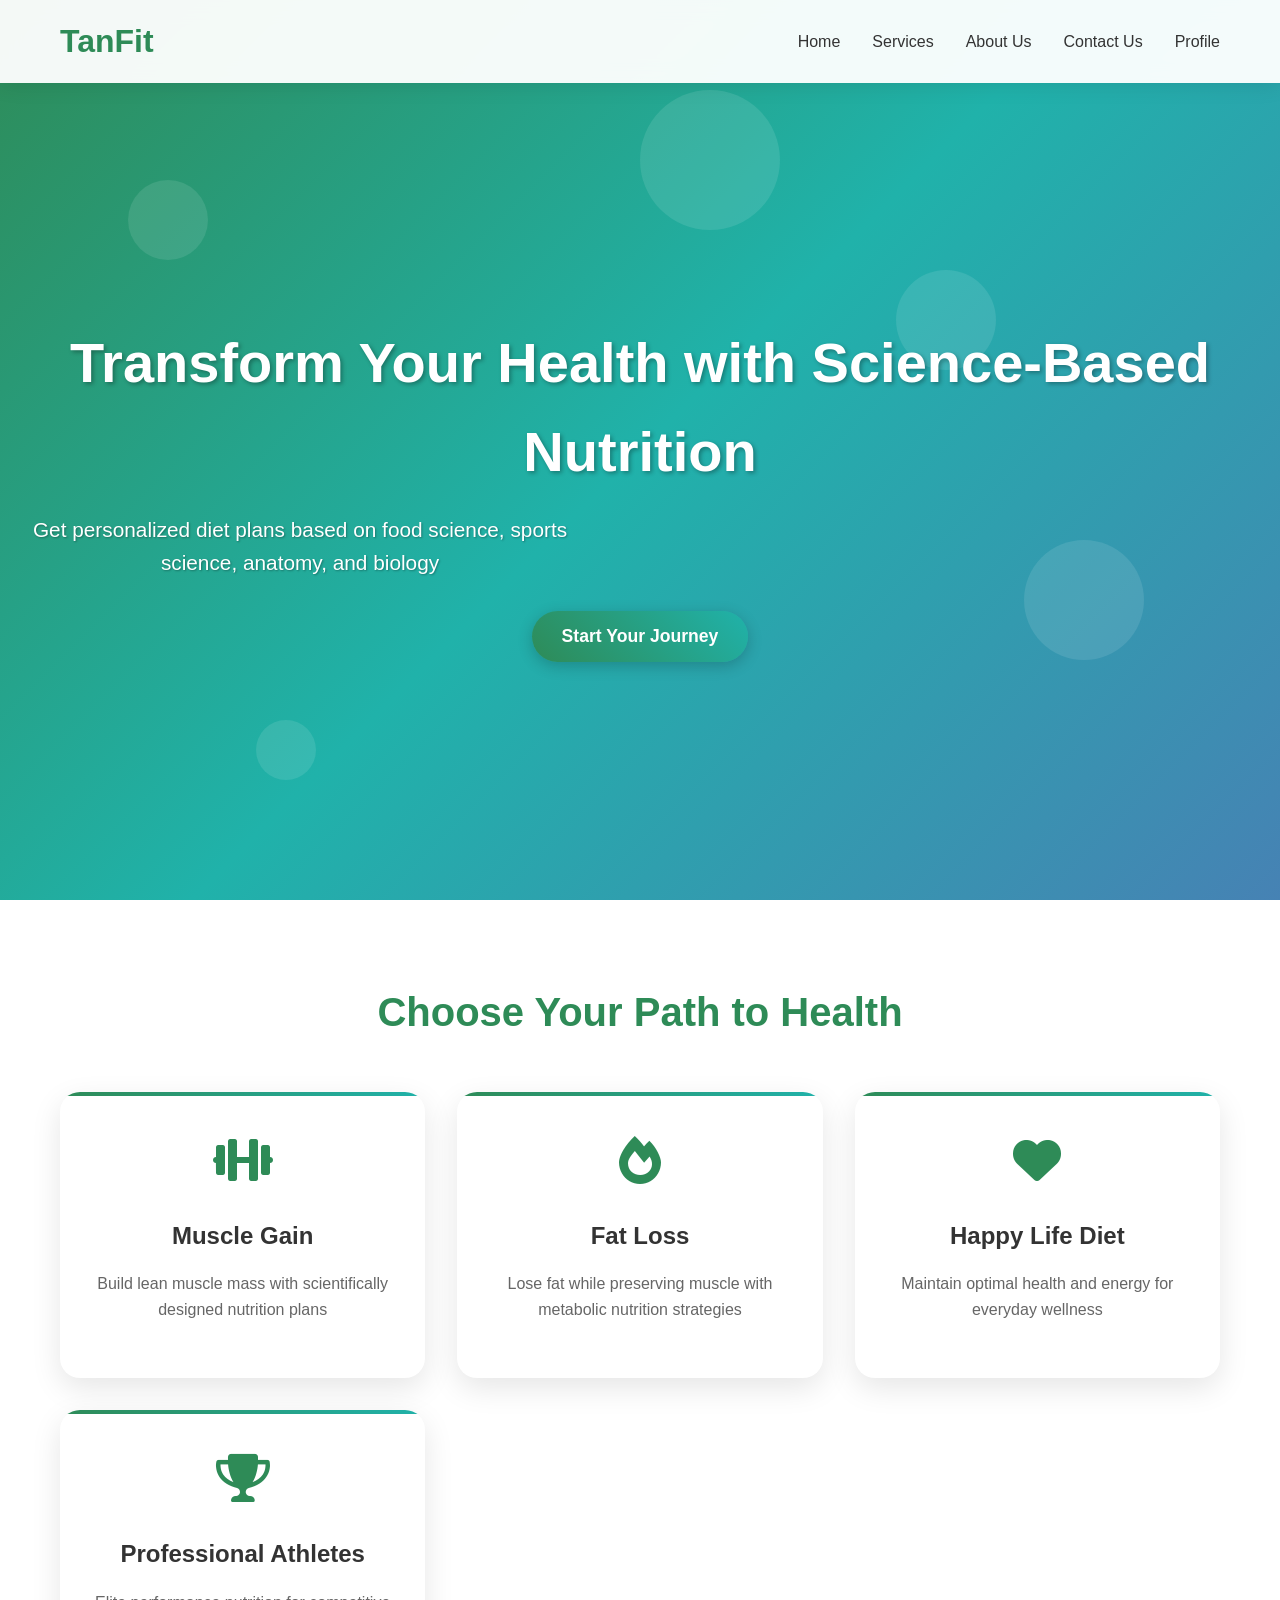
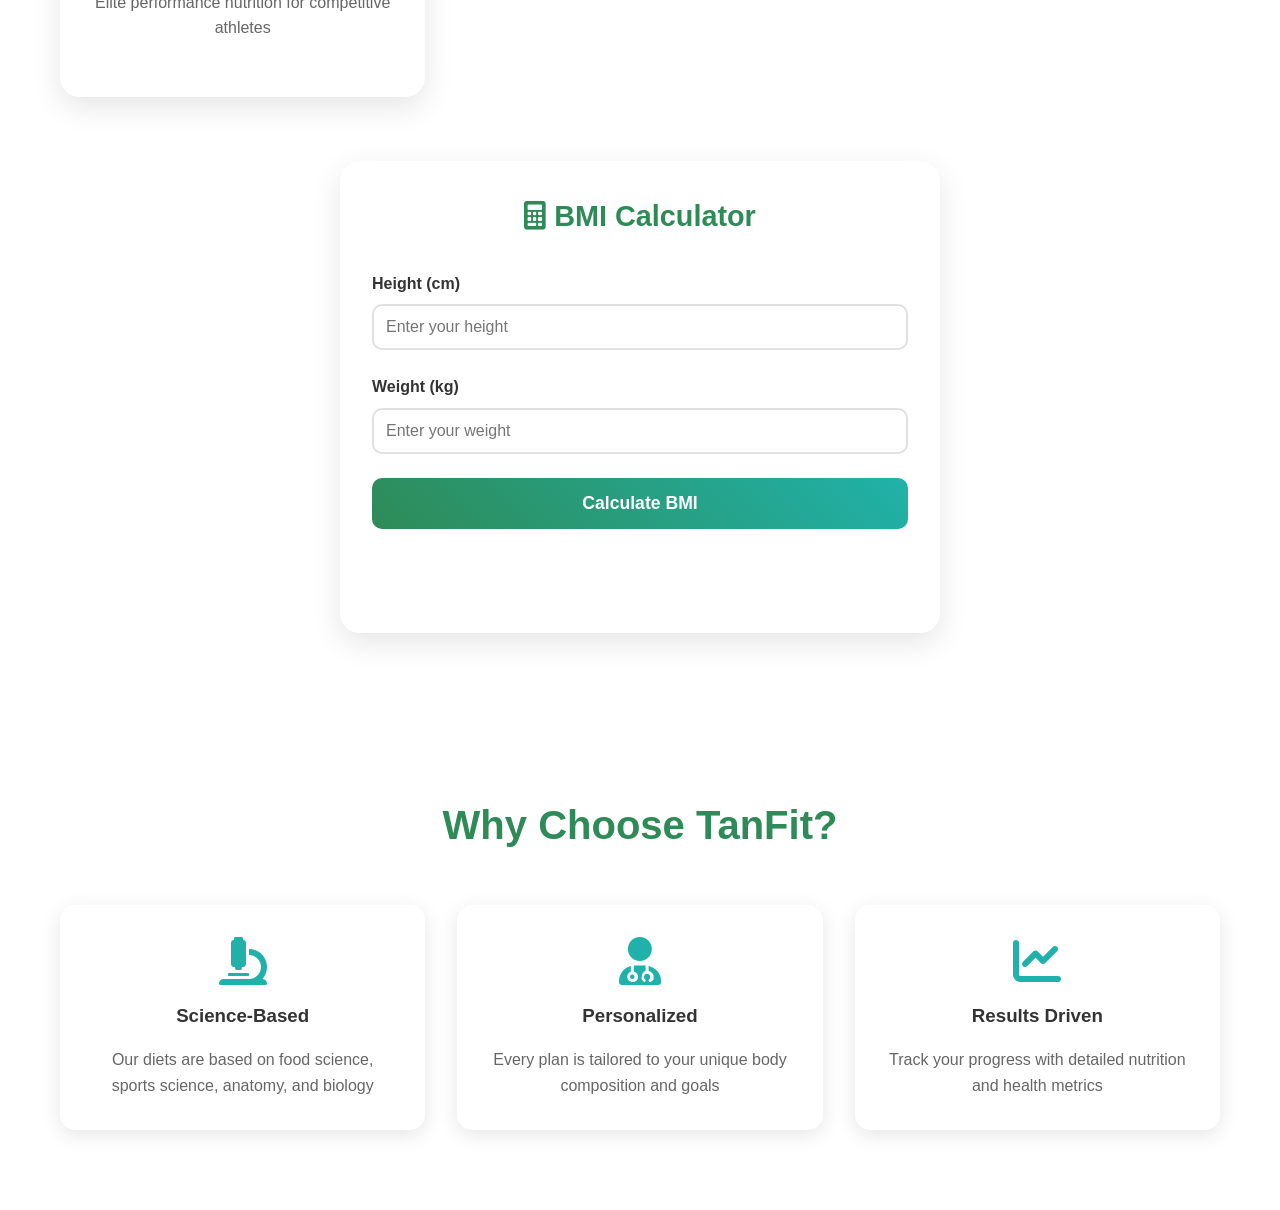
<file: index.html>
<!DOCTYPE html>
<html lang="en">
<head>
    <meta charset="UTF-8">
    <meta name="viewport" content="width=device-width, initial-scale=1.0">
    <title>TanFit - Your Health & Fitness Partner</title>
    <link rel="stylesheet" href="styles.css">
    <link href="https://cdnjs.cloudflare.com/ajax/libs/font-awesome/6.0.0/css/all.min.css" rel="stylesheet">
</head>
<body>
    <!-- Animated Background -->
    <div class="animated-bg">
        <div class="bg-element"></div>
        <div class="bg-element"></div>
        <div class="bg-element"></div>
        <div class="bg-element"></div>
        <div class="bg-element"></div>
    </div>

    <!-- Navigation -->
    <nav class="navbar">
        <div class="nav-container">
            <div class="logo">
                <h2>TanFit</h2>
            </div>
            <ul class="nav-menu">
                <li><a href="index.html" class="nav-link">Home</a></li>
                <li><a href="services.html" class="nav-link">Services</a></li>
                <li><a href="about.html" class="nav-link">About Us</a></li>
                <li><a href="contact.html" class="nav-link">Contact Us</a></li>
                <li><a href="profile.html" class="nav-link">Profile</a></li>
            </ul>
            <div class="hamburger">
                <span class="bar"></span>
                <span class="bar"></span>
                <span class="bar"></span>
            </div>
        </div>
    </nav>

    <!-- Hero Section -->
    <section class="hero">
        <div class="hero-content">
            <h1>Transform Your Health with Science-Based Nutrition</h1>
            <p>Get personalized diet plans based on food science, sports science, anatomy, and biology</p>
            <button class="cta-button" onclick="scrollToServices()">Start Your Journey</button>
        </div>
    </section>

    <!-- Services Section -->
    <section class="services" id="services">
        <div class="container">
            <h2 class="section-title">Choose Your Path to Health</h2>
            <div class="services-grid">
                <!-- Muscle Gain Service -->
                <div class="service-card" data-service="muscle-gain">
                    <div class="service-icon">
                        <i class="fas fa-dumbbell"></i>
                    </div>
                    <h3>Muscle Gain</h3>
                    <p>Build lean muscle mass with scientifically designed nutrition plans</p>
                    <div class="service-details">
                        <ul>
                            <li>High protein optimization</li>
                            <li>Pre/post workout nutrition</li>
                            <li>Muscle recovery focus</li>
                            <li>Progressive calorie cycling</li>
                        </ul>
                        <button class="service-btn" onclick="startDietPlan('muscle-gain')">Start Plan</button>
                    </div>
                </div>

                <!-- Fat Loss Service -->
                <div class="service-card" data-service="fat-loss">
                    <div class="service-icon">
                        <i class="fas fa-fire"></i>
                    </div>
                    <h3>Fat Loss</h3>
                    <p>Lose fat while preserving muscle with metabolic nutrition strategies</p>
                    <div class="service-details">
                        <ul>
                            <li>Metabolic rate optimization</li>
                            <li>Fat burning nutrition</li>
                            <li>Sustainable deficit approach</li>
                            <li>Body composition focus</li>
                        </ul>
                        <button class="service-btn" onclick="startDietPlan('fat-loss')">Start Plan</button>
                    </div>
                </div>

                <!-- Healthy Living Service -->
                <div class="service-card" data-service="healthy-living">
                    <div class="service-icon">
                        <i class="fas fa-heart"></i>
                    </div>
                    <h3>Happy Life Diet</h3>
                    <p>Maintain optimal health and energy for everyday wellness</p>
                    <div class="service-details">
                        <ul>
                            <li>Balanced macro nutrients</li>
                            <li>Energy optimization</li>
                            <li>Mood supporting foods</li>
                            <li>Long-term sustainability</li>
                        </ul>
                        <button class="service-btn" onclick="startDietPlan('healthy-living')">Start Plan</button>
                    </div>
                </div>

                <!-- Professional Athletes Service -->
                <div class="service-card" data-service="professional-athlete">
                    <div class="service-icon">
                        <i class="fas fa-trophy"></i>
                    </div>
                    <h3>Professional Athletes</h3>
                    <p>Elite performance nutrition for competitive athletes</p>
                    <div class="service-details">
                        <ul>
                            <li>Performance optimization</li>
                            <li>Competition preparation</li>
                            <li>Recovery enhancement</li>
                            <li>Sport-specific nutrition</li>
                        </ul>
                        <button class="service-btn" onclick="startDietPlan('professional-athlete')">Start Plan</button>
                    </div>
                </div>
            </div>

            <!-- BMI Calculator Section -->
            <div class="bmi-section">
                <div class="bmi-calculator">
                    <h3><i class="fas fa-calculator"></i> BMI Calculator</h3>
                    <div class="bmi-form">
                        <div class="input-group">
                            <label for="height">Height (cm)</label>
                            <input type="number" id="height" placeholder="Enter your height">
                        </div>
                        <div class="input-group">
                            <label for="weight">Weight (kg)</label>
                            <input type="number" id="weight" placeholder="Enter your weight">
                        </div>
                        <button onclick="calculateBMI()" class="bmi-btn">Calculate BMI</button>
                        <div id="bmi-result" class="bmi-result"></div>
                    </div>
                </div>
            </div>
        </div>
    </section>

    <!-- Features Section -->
    <section class="features">
        <div class="container">
            <h2>Why Choose TanFit?</h2>
            <div class="features-grid">
                <div class="feature">
                    <i class="fas fa-microscope"></i>
                    <h3>Science-Based</h3>
                    <p>Our diets are based on food science, sports science, anatomy, and biology</p>
                </div>
                <div class="feature">
                    <i class="fas fa-user-md"></i>
                    <h3>Personalized</h3>
                    <p>Every plan is tailored to your unique body composition and goals</p>
                </div>
                <div class="feature">
                    <i class="fas fa-chart-line"></i>
                    <h3>Results Driven</h3>
                    <p>Track your progress with detailed nutrition and health metrics</p>
                </div>
            </div>
        </div>
    </section>

    <script src="script.js"></script>
</body>
</html>
</file>
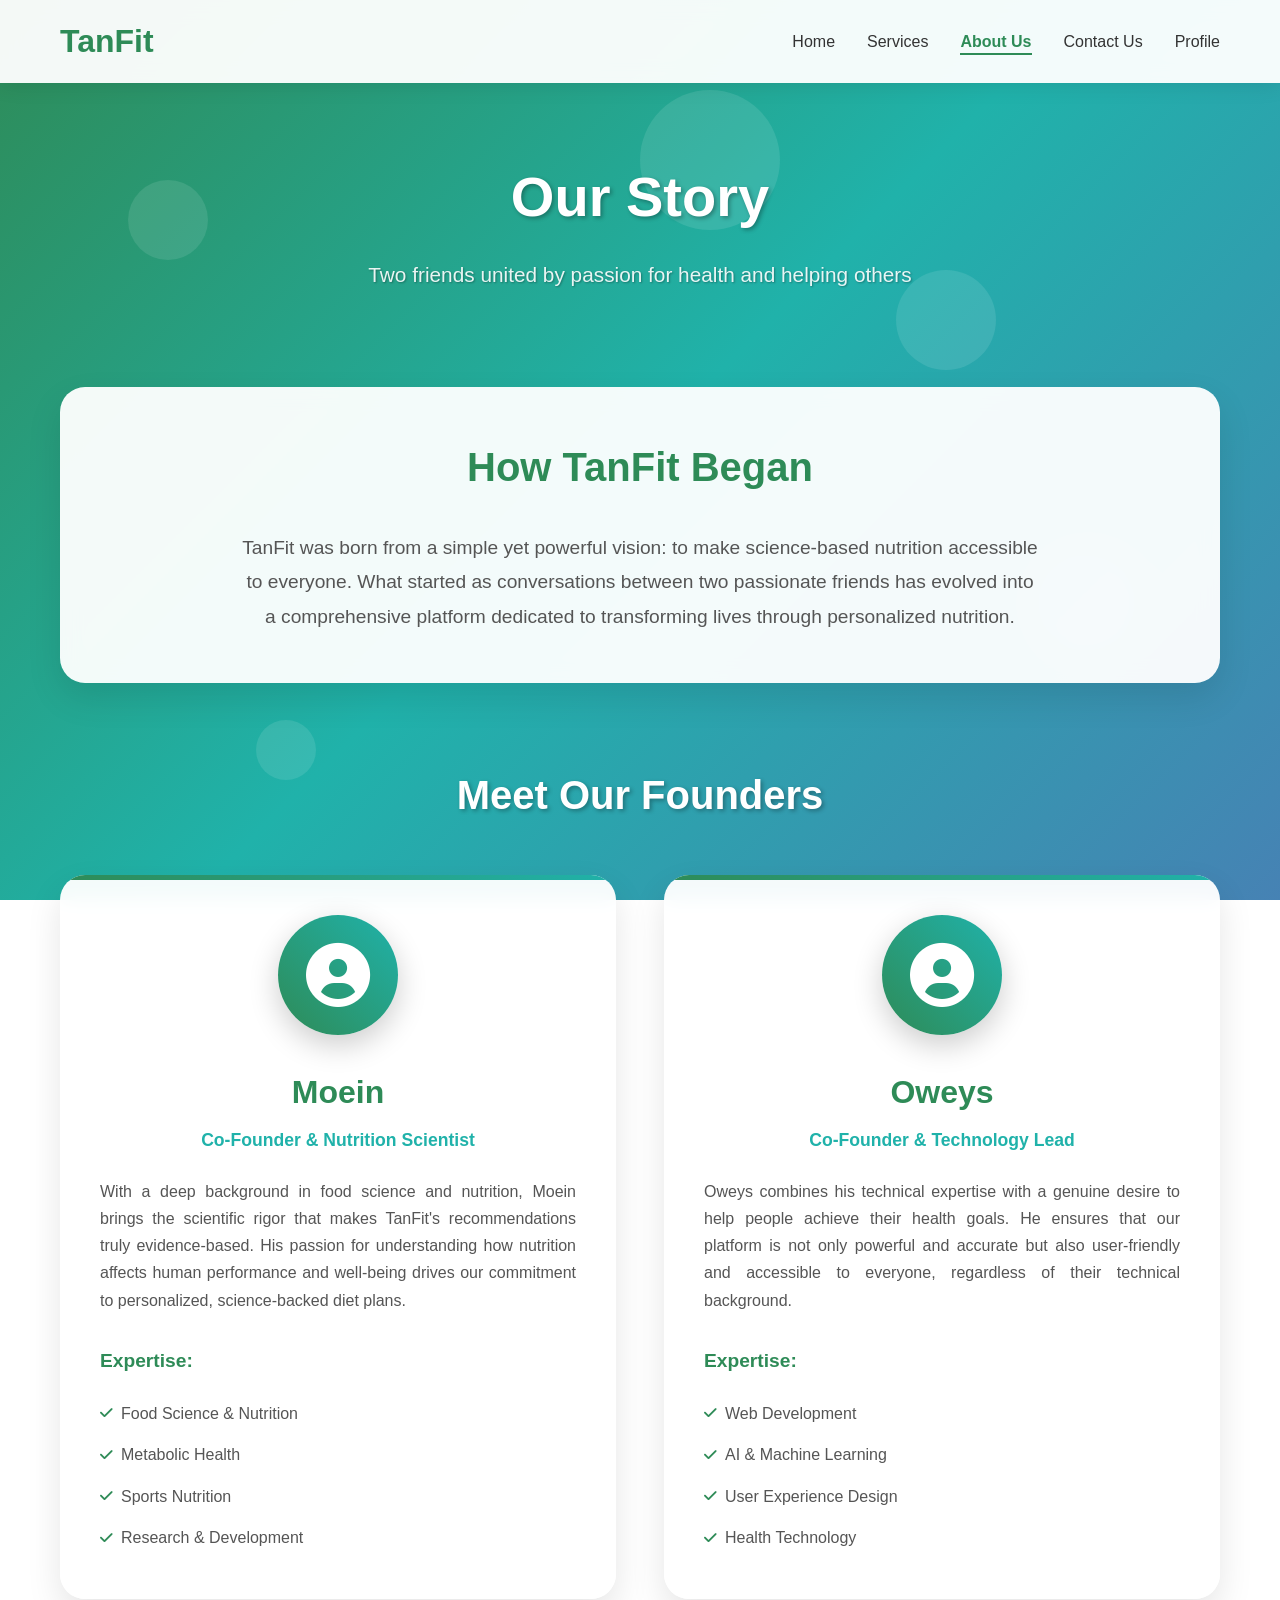
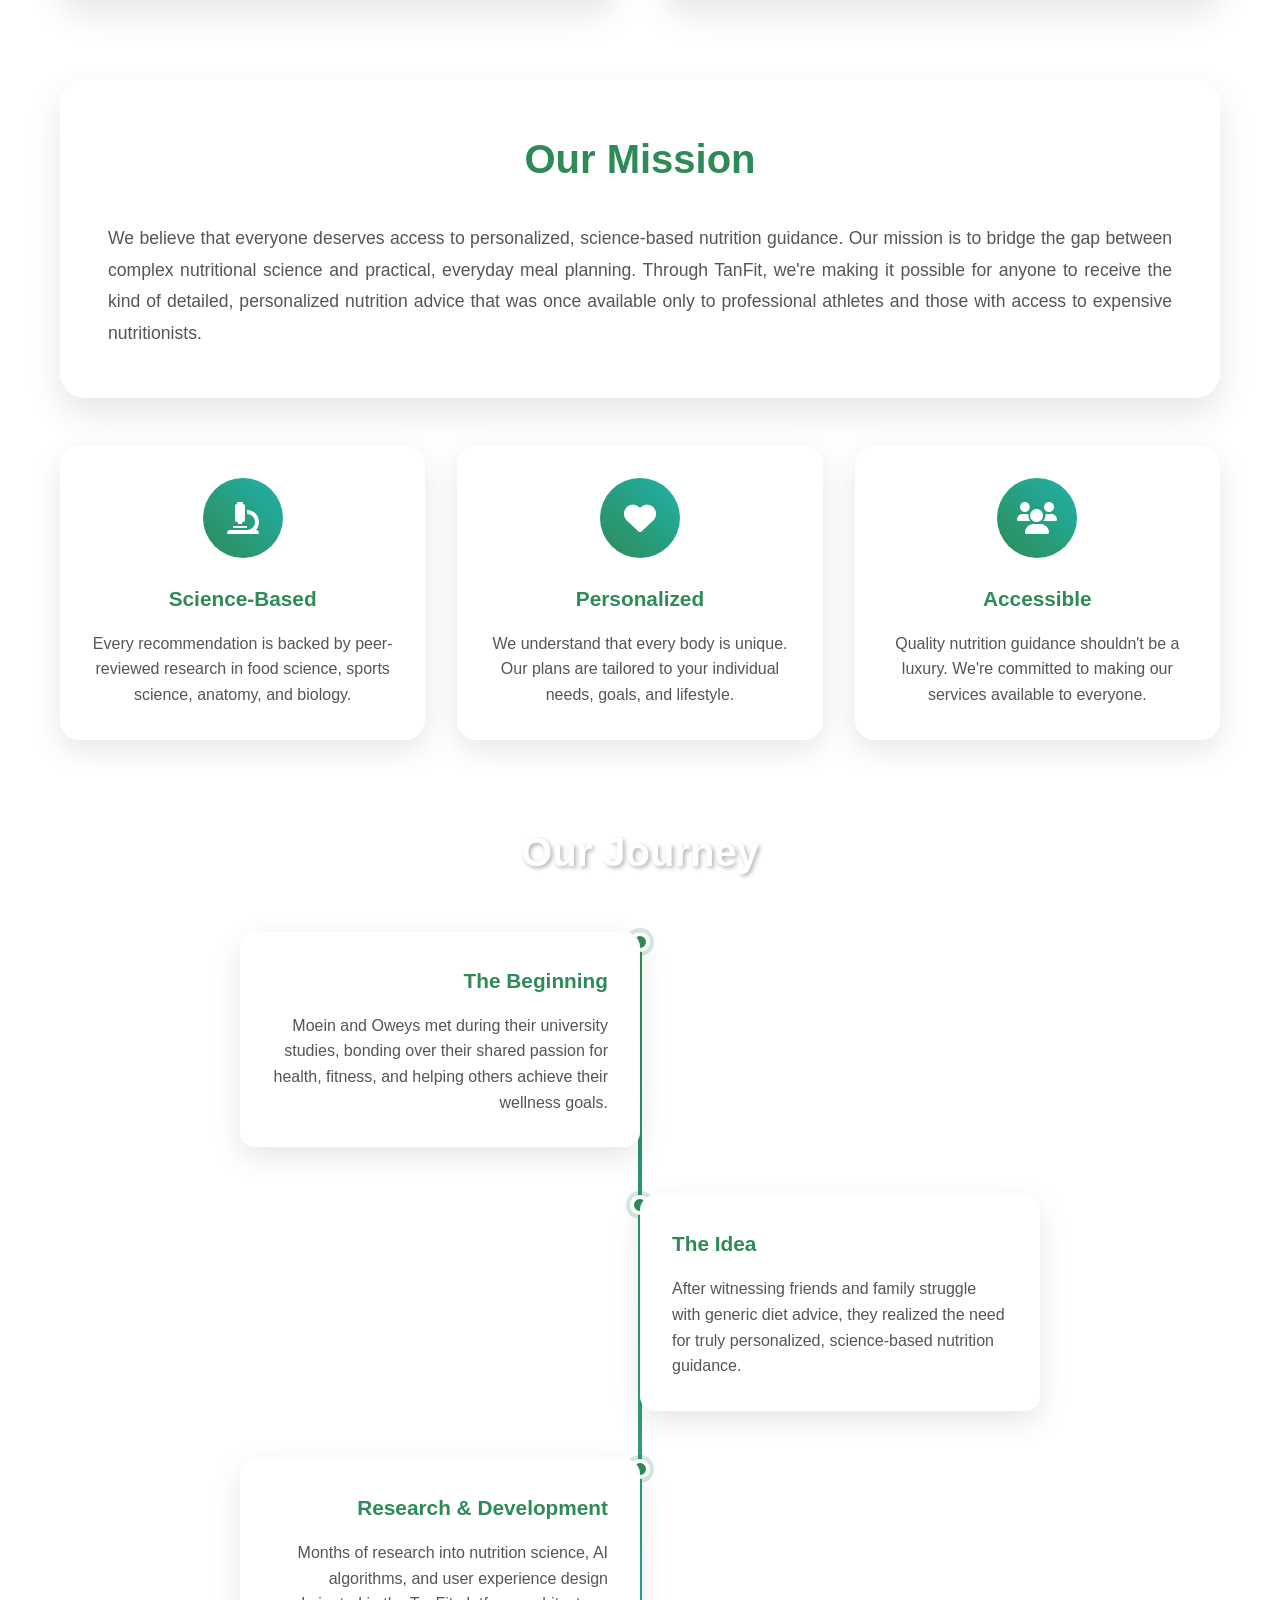
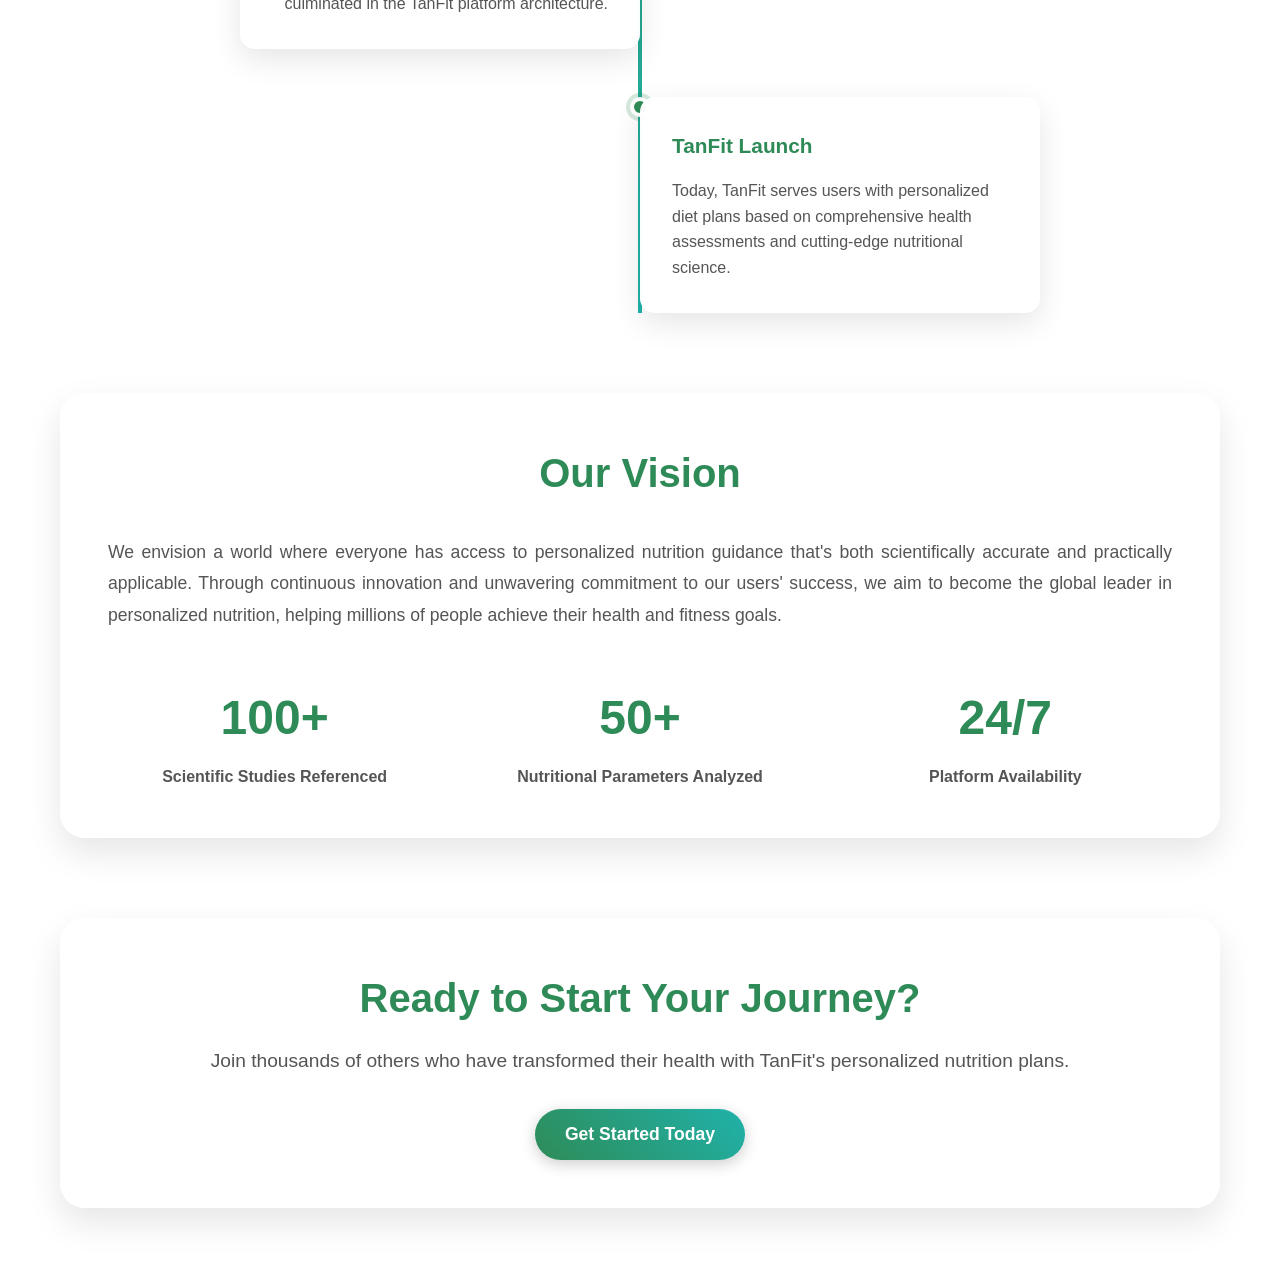
<file: about.html>
<!DOCTYPE html>
<html lang="en">
<head>
    <meta charset="UTF-8">
    <meta name="viewport" content="width=device-width, initial-scale=1.0">
    <title>About Us - TanFit</title>
    <link rel="stylesheet" href="styles.css">
    <link rel="stylesheet" href="about.css">
    <link href="https://cdnjs.cloudflare.com/ajax/libs/font-awesome/6.0.0/css/all.min.css" rel="stylesheet">
</head>
<body>
    <!-- Animated Background -->
    <div class="animated-bg">
        <div class="bg-element"></div>
        <div class="bg-element"></div>
        <div class="bg-element"></div>
        <div class="bg-element"></div>
        <div class="bg-element"></div>
    </div>

    <!-- Navigation -->
    <nav class="navbar">
        <div class="nav-container">
            <div class="logo">
                <h2>TanFit</h2>
            </div>
            <ul class="nav-menu">
                <li><a href="index.html" class="nav-link">Home</a></li>
                <li><a href="services.html" class="nav-link">Services</a></li>
                <li><a href="about.html" class="nav-link active">About Us</a></li>
                <li><a href="contact.html" class="nav-link">Contact Us</a></li>
                <li><a href="profile.html" class="nav-link">Profile</a></li>
            </ul>
            <div class="hamburger">
                <span class="bar"></span>
                <span class="bar"></span>
                <span class="bar"></span>
            </div>
        </div>
    </nav>

    <!-- About Section -->
    <section class="about-section">
        <div class="container">
            <!-- Hero Section -->
            <div class="about-hero">
                <h1>Our Story</h1>
                <p>Two friends united by passion for health and helping others</p>
            </div>

            <!-- Story Section -->
            <div class="story-section">
                <div class="story-content">
                    <h2>How TanFit Began</h2>
                    <p class="story-intro">
                        TanFit was born from a simple yet powerful vision: to make science-based nutrition accessible to everyone. 
                        What started as conversations between two passionate friends has evolved into a comprehensive platform 
                        dedicated to transforming lives through personalized nutrition.
                    </p>
                </div>
            </div>

            <!-- Founders Section -->
            <div class="founders-section">
                <h2 class="section-title">Meet Our Founders</h2>
                
                <div class="founders-grid">
                    <!-- Moein -->
                    <div class="founder-card">
                        <div class="founder-image">
                            <div class="image-placeholder">
                                <i class="fas fa-user-circle"></i>
                            </div>
                        </div>
                        <div class="founder-info">
                            <h3>Moein</h3>
                            <p class="founder-title">Co-Founder & Nutrition Scientist</p>
                            <p class="founder-description">
                                With a deep background in food science and nutrition, Moein brings the scientific rigor 
                                that makes TanFit's recommendations truly evidence-based. His passion for understanding 
                                how nutrition affects human performance and well-being drives our commitment to 
                                personalized, science-backed diet plans.
                            </p>
                            <div class="founder-expertise">
                                <h4>Expertise:</h4>
                                <ul>
                                    <li><i class="fas fa-check"></i> Food Science & Nutrition</li>
                                    <li><i class="fas fa-check"></i> Metabolic Health</li>
                                    <li><i class="fas fa-check"></i> Sports Nutrition</li>
                                    <li><i class="fas fa-check"></i> Research & Development</li>
                                </ul>
                            </div>
                        </div>
                    </div>

                    <!-- Oweys -->
                    <div class="founder-card">
                        <div class="founder-image">
                            <div class="image-placeholder">
                                <i class="fas fa-user-circle"></i>
                            </div>
                        </div>
                        <div class="founder-info">
                            <h3>Oweys</h3>
                            <p class="founder-title">Co-Founder & Technology Lead</p>
                            <p class="founder-description">
                                Oweys combines his technical expertise with a genuine desire to help people achieve 
                                their health goals. He ensures that our platform is not only powerful and accurate 
                                but also user-friendly and accessible to everyone, regardless of their technical background.
                            </p>
                            <div class="founder-expertise">
                                <h4>Expertise:</h4>
                                <ul>
                                    <li><i class="fas fa-check"></i> Web Development</li>
                                    <li><i class="fas fa-check"></i> AI & Machine Learning</li>
                                    <li><i class="fas fa-check"></i> User Experience Design</li>
                                    <li><i class="fas fa-check"></i> Health Technology</li>
                                </ul>
                            </div>
                        </div>
                    </div>
                </div>
            </div>

            <!-- Mission Section -->
            <div class="mission-section">
                <div class="mission-content">
                    <h2>Our Mission</h2>
                    <p>
                        We believe that everyone deserves access to personalized, science-based nutrition guidance. 
                        Our mission is to bridge the gap between complex nutritional science and practical, 
                        everyday meal planning. Through TanFit, we're making it possible for anyone to receive 
                        the kind of detailed, personalized nutrition advice that was once available only to 
                        professional athletes and those with access to expensive nutritionists.
                    </p>
                </div>
                
                <div class="mission-values">
                    <div class="value-item">
                        <div class="value-icon">
                            <i class="fas fa-microscope"></i>
                        </div>
                        <h3>Science-Based</h3>
                        <p>Every recommendation is backed by peer-reviewed research in food science, sports science, anatomy, and biology.</p>
                    </div>
                    
                    <div class="value-item">
                        <div class="value-icon">
                            <i class="fas fa-heart"></i>
                        </div>
                        <h3>Personalized</h3>
                        <p>We understand that every body is unique. Our plans are tailored to your individual needs, goals, and lifestyle.</p>
                    </div>
                    
                    <div class="value-item">
                        <div class="value-icon">
                            <i class="fas fa-users"></i>
                        </div>
                        <h3>Accessible</h3>
                        <p>Quality nutrition guidance shouldn't be a luxury. We're committed to making our services available to everyone.</p>
                    </div>
                </div>
            </div>

            <!-- Journey Section -->
            <div class="journey-section">
                <h2>Our Journey</h2>
                <div class="timeline">
                    <div class="timeline-item">
                        <div class="timeline-marker"></div>
                        <div class="timeline-content">
                            <h3>The Beginning</h3>
                            <p>Moein and Oweys met during their university studies, bonding over their shared passion for health, fitness, and helping others achieve their wellness goals.</p>
                        </div>
                    </div>
                    
                    <div class="timeline-item">
                        <div class="timeline-marker"></div>
                        <div class="timeline-content">
                            <h3>The Idea</h3>
                            <p>After witnessing friends and family struggle with generic diet advice, they realized the need for truly personalized, science-based nutrition guidance.</p>
                        </div>
                    </div>
                    
                    <div class="timeline-item">
                        <div class="timeline-marker"></div>
                        <div class="timeline-content">
                            <h3>Research & Development</h3>
                            <p>Months of research into nutrition science, AI algorithms, and user experience design culminated in the TanFit platform architecture.</p>
                        </div>
                    </div>
                    
                    <div class="timeline-item">
                        <div class="timeline-marker"></div>
                        <div class="timeline-content">
                            <h3>TanFit Launch</h3>
                            <p>Today, TanFit serves users with personalized diet plans based on comprehensive health assessments and cutting-edge nutritional science.</p>
                        </div>
                    </div>
                </div>
            </div>

            <!-- Vision Section -->
            <div class="vision-section">
                <div class="vision-content">
                    <h2>Our Vision</h2>
                    <p>
                        We envision a world where everyone has access to personalized nutrition guidance that's both 
                        scientifically accurate and practically applicable. Through continuous innovation and unwavering 
                        commitment to our users' success, we aim to become the global leader in personalized nutrition, 
                        helping millions of people achieve their health and fitness goals.
                    </p>
                    
                    <div class="vision-stats">
                        <div class="stat-item">
                            <div class="stat-number">100+</div>
                            <div class="stat-label">Scientific Studies Referenced</div>
                        </div>
                        <div class="stat-item">
                            <div class="stat-number">50+</div>
                            <div class="stat-label">Nutritional Parameters Analyzed</div>
                        </div>
                        <div class="stat-item">
                            <div class="stat-number">24/7</div>
                            <div class="stat-label">Platform Availability</div>
                        </div>
                    </div>
                </div>
            </div>

            <!-- Call to Action -->
            <div class="cta-section">
                <h2>Ready to Start Your Journey?</h2>
                <p>Join thousands of others who have transformed their health with TanFit's personalized nutrition plans.</p>
                <button class="cta-button" onclick="window.location.href='index.html#services'">
                    Get Started Today
                </button>
            </div>
        </div>
    </section>

    <script src="script.js"></script>
</body>
</html>
</file>
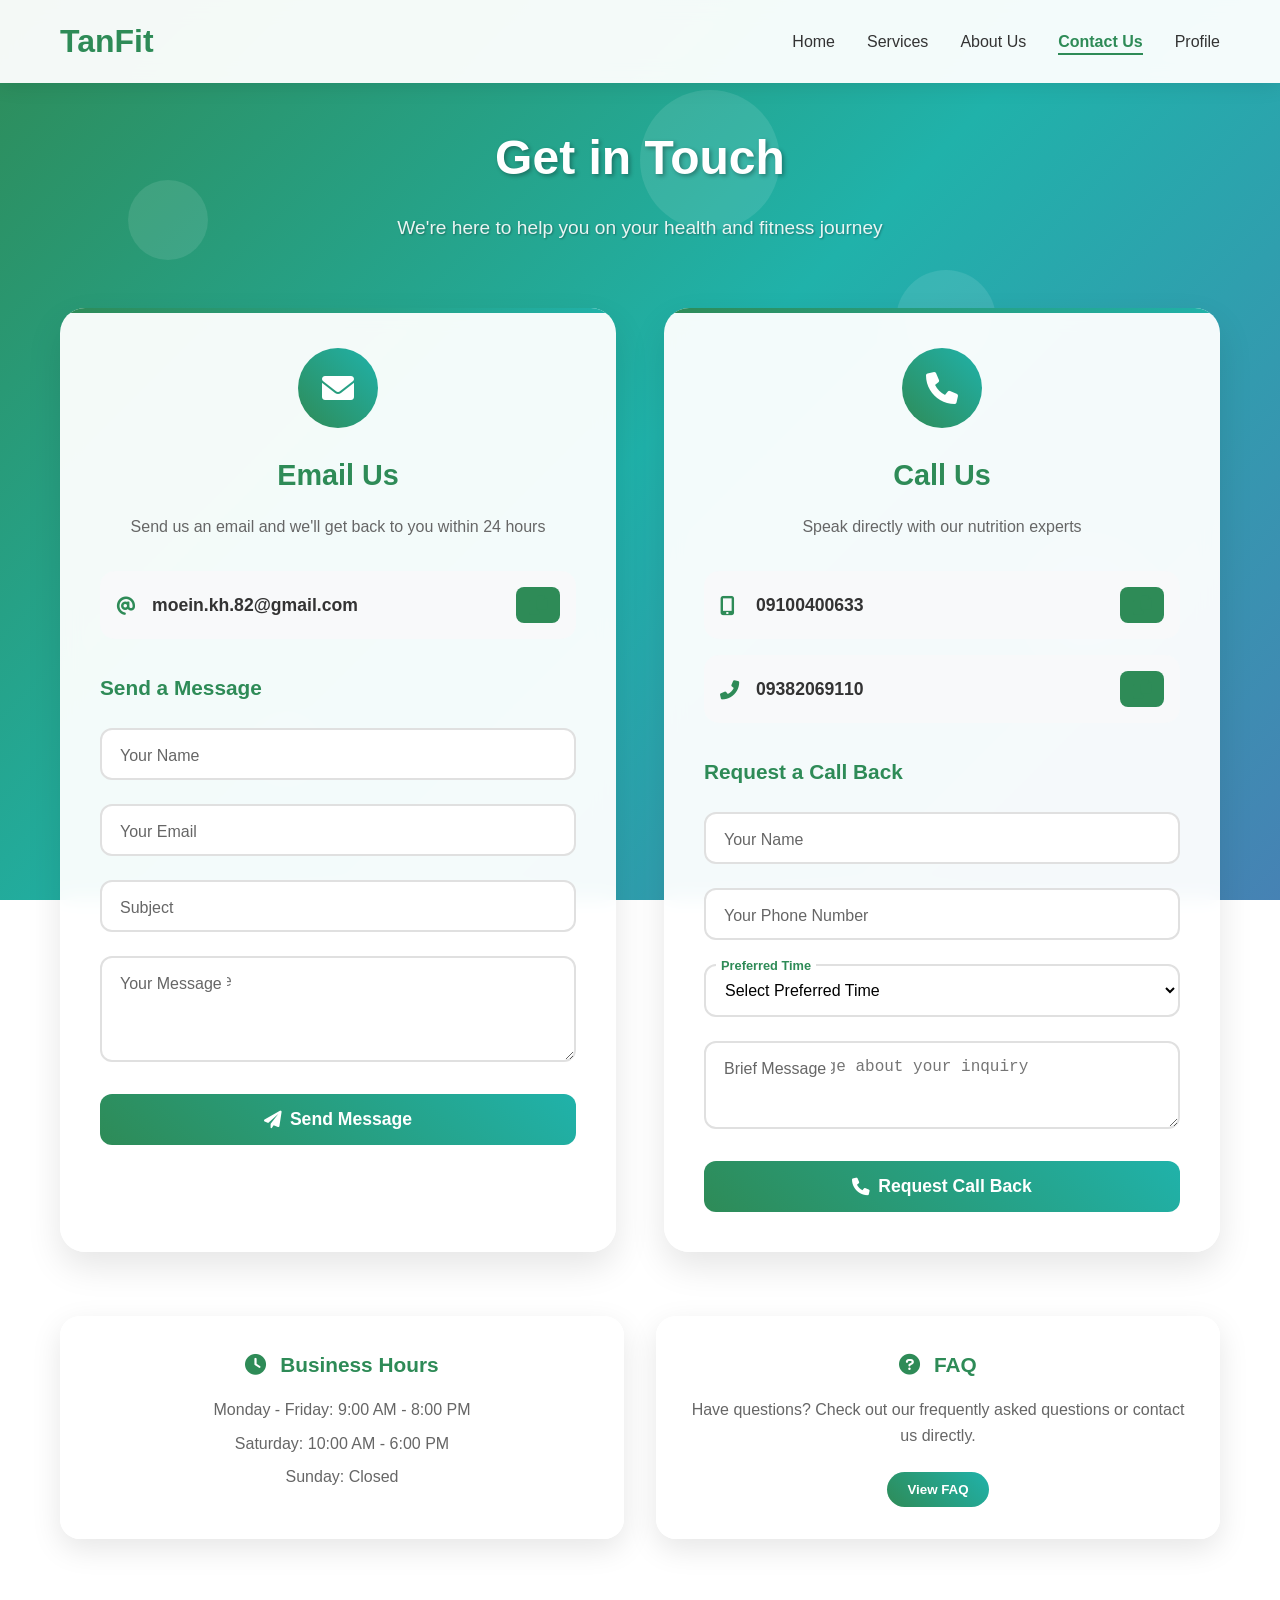
<file: contact.html>
<!DOCTYPE html>
<html lang="en">
<head>
    <meta charset="UTF-8">
    <meta name="viewport" content="width=device-width, initial-scale=1.0">
    <title>Contact Us - TanFit</title>
    <link rel="stylesheet" href="styles.css">
    <link rel="stylesheet" href="contact.css">
    <link href="https://cdnjs.cloudflare.com/ajax/libs/font-awesome/6.0.0/css/all.min.css" rel="stylesheet">
</head>
<body>
    <!-- Animated Background -->
    <div class="animated-bg">
        <div class="bg-element"></div>
        <div class="bg-element"></div>
        <div class="bg-element"></div>
        <div class="bg-element"></div>
        <div class="bg-element"></div>
    </div>

    <!-- Navigation -->
    <nav class="navbar">
        <div class="nav-container">
            <div class="logo">
                <h2>TanFit</h2>
            </div>
            <ul class="nav-menu">
                <li><a href="index.html" class="nav-link">Home</a></li>
                <li><a href="services.html" class="nav-link">Services</a></li>
                <li><a href="about.html" class="nav-link">About Us</a></li>
                <li><a href="contact.html" class="nav-link active">Contact Us</a></li>
                <li><a href="profile.html" class="nav-link">Profile</a></li>
            </ul>
            <div class="hamburger">
                <span class="bar"></span>
                <span class="bar"></span>
                <span class="bar"></span>
            </div>
        </div>
    </nav>

    <!-- Contact Section -->
    <section class="contact-section">
        <div class="container">
            <div class="contact-header">
                <h1>Get in Touch</h1>
                <p>We're here to help you on your health and fitness journey</p>
            </div>

            <div class="contact-forms">
                <!-- Email Contact Form -->
                <div class="contact-card email-card">
                    <div class="contact-icon">
                        <i class="fas fa-envelope"></i>
                    </div>
                    <h3>Email Us</h3>
                    <p>Send us an email and we'll get back to you within 24 hours</p>
                    
                    <div class="contact-info">
                        <div class="info-item">
                            <i class="fas fa-at"></i>
                            <span>moein.kh.82@gmail.com</span>
                            <button class="copy-btn" onclick="copyToClipboard('moein.kh.82@gmail.com', this)">
                                <i class="fas fa-copy"></i>
                            </button>
                        </div>
                    </div>

                    <div class="contact-form">
                        <h4>Send a Message</h4>
                        <form id="emailForm">
                            <div class="form-group">
                                <input type="text" id="name" placeholder="Your Name" required>
                                <label for="name">Your Name</label>
                            </div>
                            <div class="form-group">
                                <input type="email" id="email" placeholder="Your Email" required>
                                <label for="email">Your Email</label>
                            </div>
                            <div class="form-group">
                                <input type="text" id="subject" placeholder="Subject" required>
                                <label for="subject">Subject</label>
                            </div>
                            <div class="form-group">
                                <textarea id="message" placeholder="Your Message" rows="4" required></textarea>
                                <label for="message">Your Message</label>
                            </div>
                            <button type="submit" class="submit-btn">
                                <i class="fas fa-paper-plane"></i>
                                Send Message
                            </button>
                        </form>
                    </div>
                </div>

                <!-- Phone Contact Form -->
                <div class="contact-card phone-card">
                    <div class="contact-icon">
                        <i class="fas fa-phone"></i>
                    </div>
                    <h3>Call Us</h3>
                    <p>Speak directly with our nutrition experts</p>
                    
                    <div class="contact-info">
                        <div class="info-item">
                            <i class="fas fa-mobile-alt"></i>
                            <span>09100400633</span>
                            <button class="copy-btn" onclick="copyToClipboard('09100400633', this)">
                                <i class="fas fa-copy"></i>
                            </button>
                        </div>
                        <div class="info-item">
                            <i class="fas fa-phone-alt"></i>
                            <span>09382069110</span>
                            <button class="copy-btn" onclick="copyToClipboard('09382069110', this)">
                                <i class="fas fa-copy"></i>
                            </button>
                        </div>
                    </div>

                    <div class="contact-form">
                        <h4>Request a Call Back</h4>
                        <form id="callbackForm">
                            <div class="form-group">
                                <input type="text" id="callbackName" placeholder="Your Name" required>
                                <label for="callbackName">Your Name</label>
                            </div>
                            <div class="form-group">
                                <input type="tel" id="callbackPhone" placeholder="Your Phone Number" required>
                                <label for="callbackPhone">Your Phone Number</label>
                            </div>
                            <div class="form-group">
                                <select id="preferredTime" required>
                                    <option value="">Select Preferred Time</option>
                                    <option value="morning">Morning (9 AM - 12 PM)</option>
                                    <option value="afternoon">Afternoon (12 PM - 5 PM)</option>
                                    <option value="evening">Evening (5 PM - 8 PM)</option>
                                </select>
                                <label for="preferredTime">Preferred Time</label>
                            </div>
                            <div class="form-group">
                                <textarea id="callbackMessage" placeholder="Brief message about your inquiry" rows="3"></textarea>
                                <label for="callbackMessage">Brief Message</label>
                            </div>
                            <button type="submit" class="submit-btn">
                                <i class="fas fa-phone"></i>
                                Request Call Back
                            </button>
                        </form>
                    </div>
                </div>
            </div>

            <!-- Additional Contact Info -->
            <div class="additional-info">
                <div class="info-section">
                    <h3><i class="fas fa-clock"></i> Business Hours</h3>
                    <p>Monday - Friday: 9:00 AM - 8:00 PM</p>
                    <p>Saturday: 10:00 AM - 6:00 PM</p>
                    <p>Sunday: Closed</p>
                </div>
                <div class="info-section">
                    <h3><i class="fas fa-question-circle"></i> FAQ</h3>
                    <p>Have questions? Check out our frequently asked questions or contact us directly.</p>
                    <button class="faq-btn" onclick="window.location.href='faq.html'">View FAQ</button>
                </div>
            </div>
        </div>
    </section>

    <script src="script.js"></script>
    <script src="contact.js"></script>
</body>
</html>
</file>
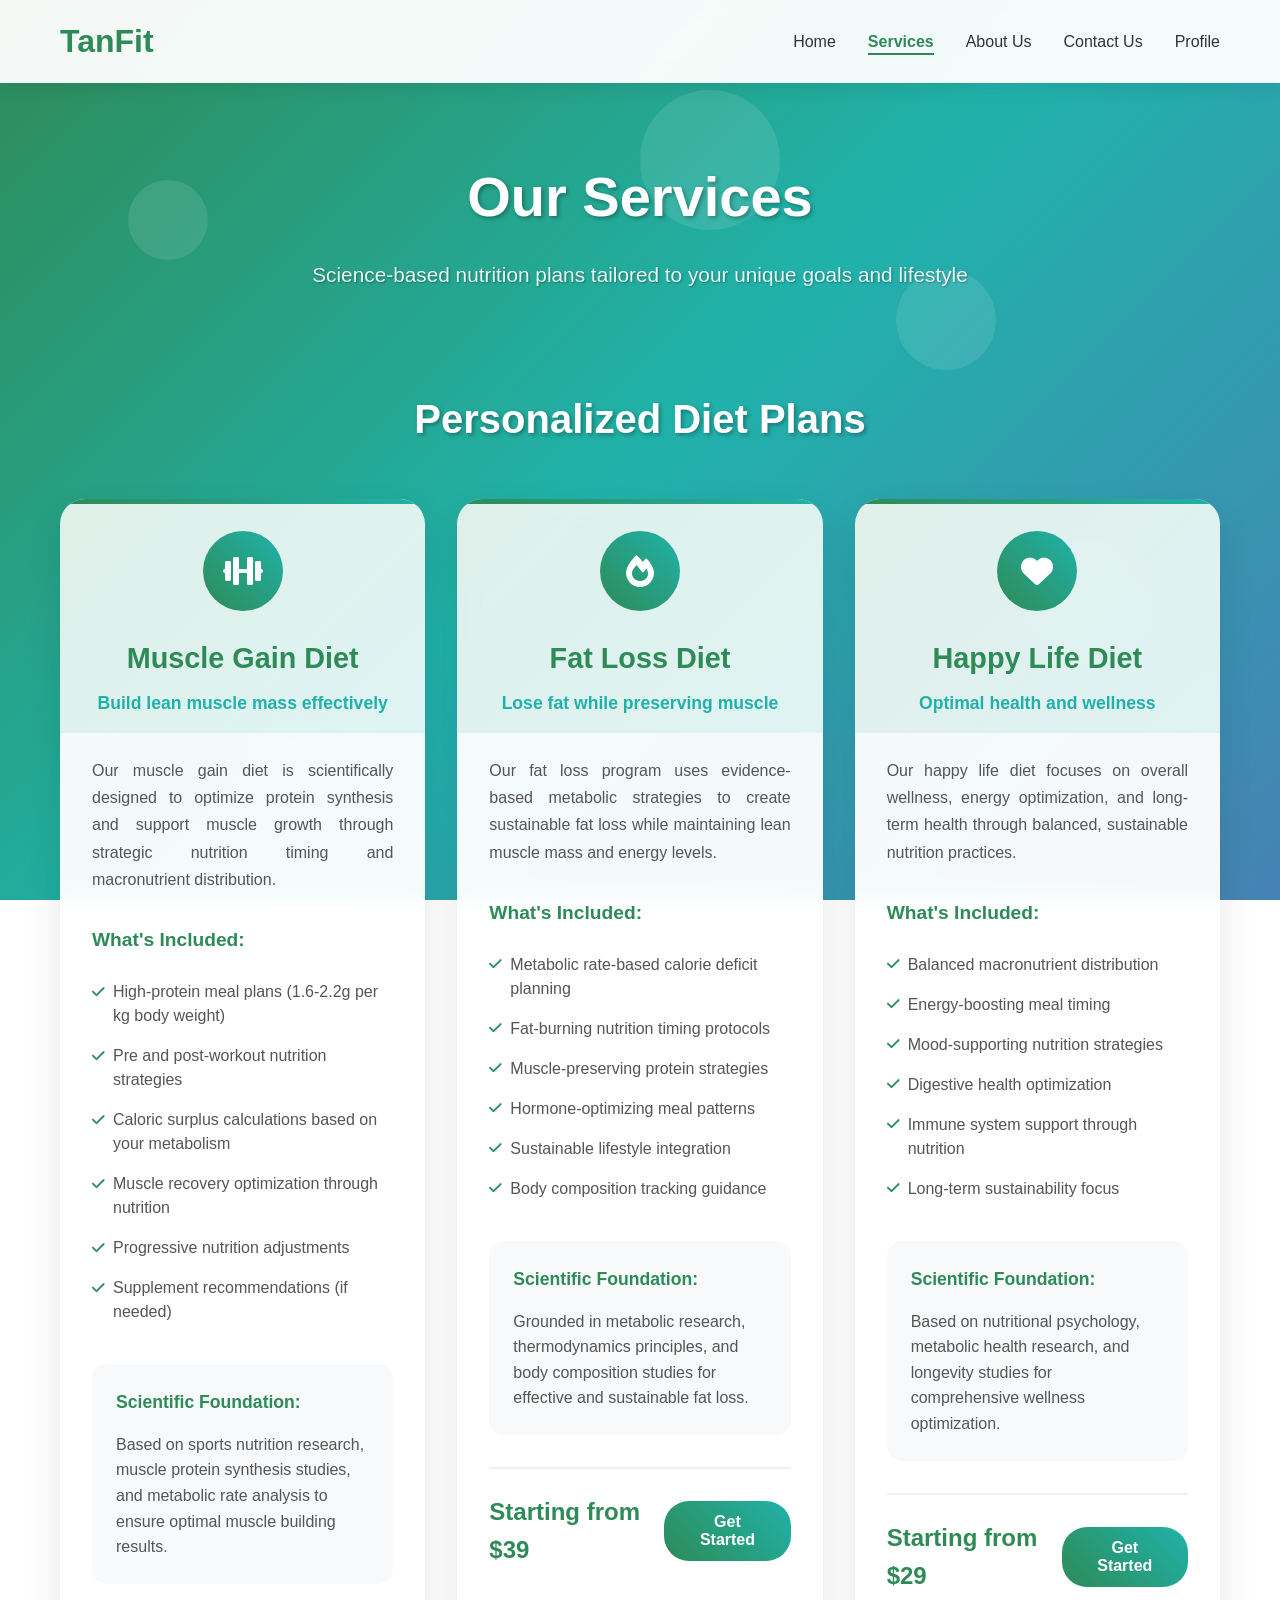
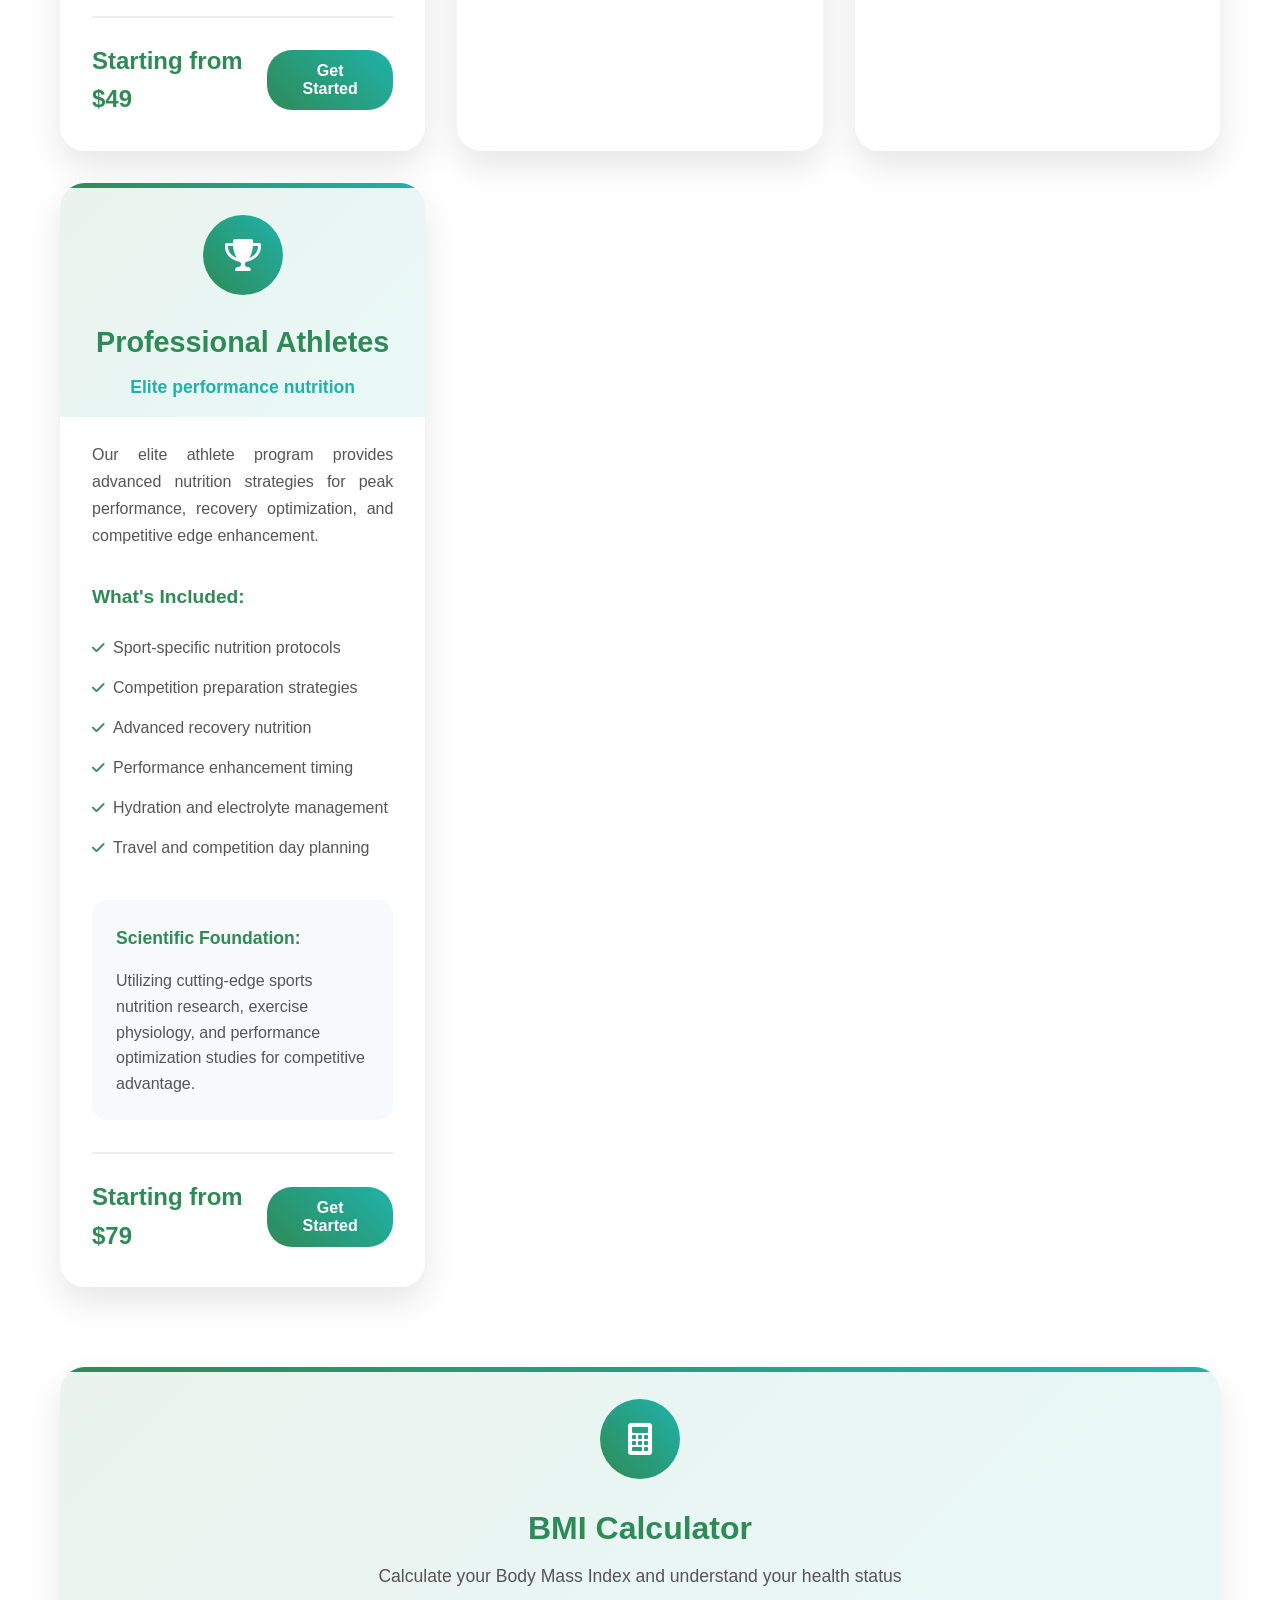
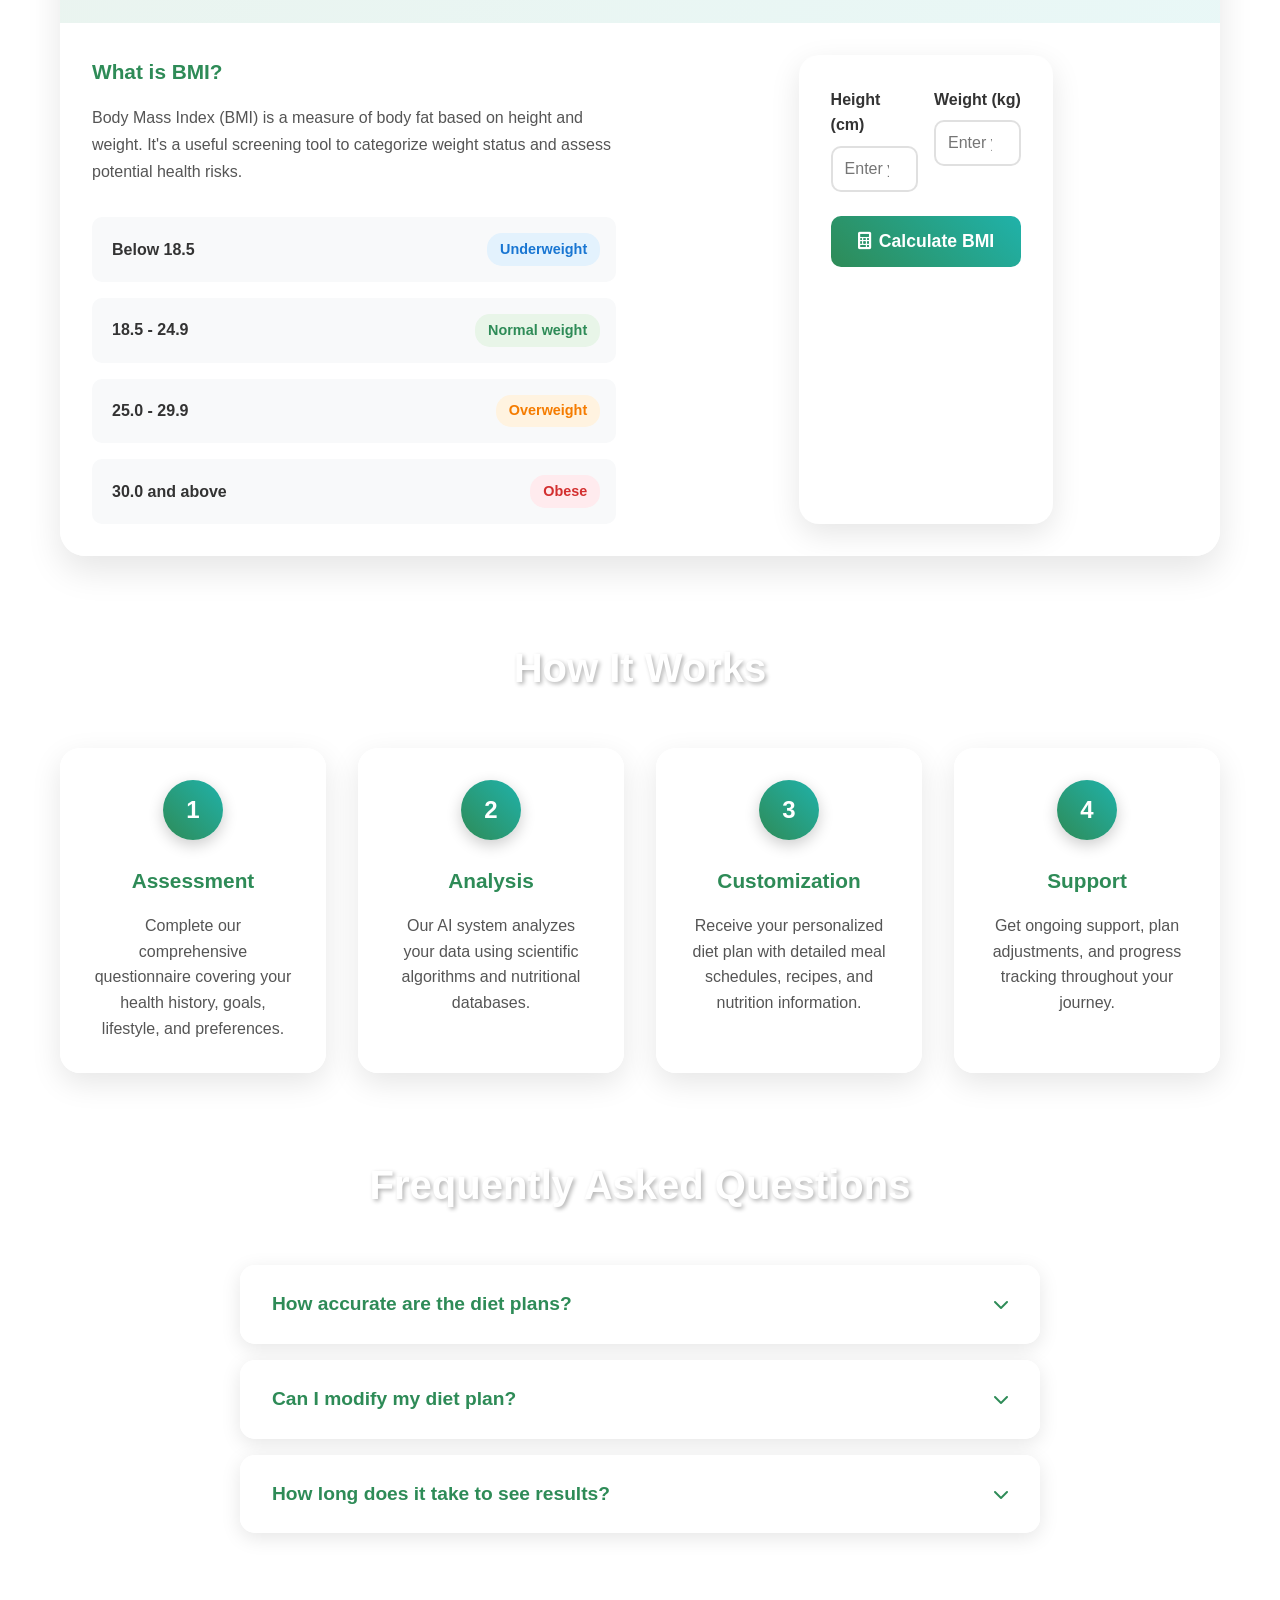
<file: services.html>
<!DOCTYPE html>
<html lang="en">
<head>
    <meta charset="UTF-8">
    <meta name="viewport" content="width=device-width, initial-scale=1.0">
    <title>Services - TanFit</title>
    <link rel="stylesheet" href="styles.css">
    <link rel="stylesheet" href="services.css">
    <link href="https://cdnjs.cloudflare.com/ajax/libs/font-awesome/6.0.0/css/all.min.css" rel="stylesheet">
</head>
<body>
    <!-- Animated Background -->
    <div class="animated-bg">
        <div class="bg-element"></div>
        <div class="bg-element"></div>
        <div class="bg-element"></div>
        <div class="bg-element"></div>
        <div class="bg-element"></div>
    </div>

    <!-- Navigation -->
    <nav class="navbar">
        <div class="nav-container">
            <div class="logo">
                <h2>TanFit</h2>
            </div>
            <ul class="nav-menu">
                <li><a href="index.html" class="nav-link">Home</a></li>
                <li><a href="services.html" class="nav-link active">Services</a></li>
                <li><a href="about.html" class="nav-link">About Us</a></li>
                <li><a href="contact.html" class="nav-link">Contact Us</a></li>
                <li><a href="profile.html" class="nav-link">Profile</a></li>
            </ul>
            <div class="hamburger">
                <span class="bar"></span>
                <span class="bar"></span>
                <span class="bar"></span>
            </div>
        </div>
    </nav>

    <!-- Services Section -->
    <section class="services-section">
        <div class="container">
            <!-- Hero Section -->
            <div class="services-hero">
                <h1>Our Services</h1>
                <p>Science-based nutrition plans tailored to your unique goals and lifestyle</p>
            </div>

            <!-- Diet Plans Section -->
            <div class="diet-plans-section">
                <h2 class="section-title">Personalized Diet Plans</h2>
                
                <div class="plans-grid">
                    <!-- Muscle Gain Plan -->
                    <div class="plan-card" data-plan="muscle-gain">
                        <div class="plan-header">
                            <div class="plan-icon">
                                <i class="fas fa-dumbbell"></i>
                            </div>
                            <h3>Muscle Gain Diet</h3>
                            <p class="plan-subtitle">Build lean muscle mass effectively</p>
                        </div>
                        
                        <div class="plan-content">
                            <div class="plan-description">
                                <p>Our muscle gain diet is scientifically designed to optimize protein synthesis and support muscle growth through strategic nutrition timing and macronutrient distribution.</p>
                            </div>
                            
                            <div class="plan-features">
                                <h4>What's Included:</h4>
                                <ul>
                                    <li><i class="fas fa-check"></i> High-protein meal plans (1.6-2.2g per kg body weight)</li>
                                    <li><i class="fas fa-check"></i> Pre and post-workout nutrition strategies</li>
                                    <li><i class="fas fa-check"></i> Caloric surplus calculations based on your metabolism</li>
                                    <li><i class="fas fa-check"></i> Muscle recovery optimization through nutrition</li>
                                    <li><i class="fas fa-check"></i> Progressive nutrition adjustments</li>
                                    <li><i class="fas fa-check"></i> Supplement recommendations (if needed)</li>
                                </ul>
                            </div>
                            
                            <div class="plan-science">
                                <h4>Scientific Foundation:</h4>
                                <p>Based on sports nutrition research, muscle protein synthesis studies, and metabolic rate analysis to ensure optimal muscle building results.</p>
                            </div>
                            
                            <div class="plan-pricing">
                                <div class="price">Starting from $49</div>
                                <button class="plan-btn" onclick="startDietPlan('muscle-gain')">Get Started</button>
                            </div>
                        </div>
                    </div>

                    <!-- Fat Loss Plan -->
                    <div class="plan-card" data-plan="fat-loss">
                        <div class="plan-header">
                            <div class="plan-icon">
                                <i class="fas fa-fire"></i>
                            </div>
                            <h3>Fat Loss Diet</h3>
                            <p class="plan-subtitle">Lose fat while preserving muscle</p>
                        </div>
                        
                        <div class="plan-content">
                            <div class="plan-description">
                                <p>Our fat loss program uses evidence-based metabolic strategies to create sustainable fat loss while maintaining lean muscle mass and energy levels.</p>
                            </div>
                            
                            <div class="plan-features">
                                <h4>What's Included:</h4>
                                <ul>
                                    <li><i class="fas fa-check"></i> Metabolic rate-based calorie deficit planning</li>
                                    <li><i class="fas fa-check"></i> Fat-burning nutrition timing protocols</li>
                                    <li><i class="fas fa-check"></i> Muscle-preserving protein strategies</li>
                                    <li><i class="fas fa-check"></i> Hormone-optimizing meal patterns</li>
                                    <li><i class="fas fa-check"></i> Sustainable lifestyle integration</li>
                                    <li><i class="fas fa-check"></i> Body composition tracking guidance</li>
                                </ul>
                            </div>
                            
                            <div class="plan-science">
                                <h4>Scientific Foundation:</h4>
                                <p>Grounded in metabolic research, thermodynamics principles, and body composition studies for effective and sustainable fat loss.</p>
                            </div>
                            
                            <div class="plan-pricing">
                                <div class="price">Starting from $39</div>
                                <button class="plan-btn" onclick="startDietPlan('fat-loss')">Get Started</button>
                            </div>
                        </div>
                    </div>

                    <!-- Healthy Living Plan -->
                    <div class="plan-card" data-plan="healthy-living">
                        <div class="plan-header">
                            <div class="plan-icon">
                                <i class="fas fa-heart"></i>
                            </div>
                            <h3>Happy Life Diet</h3>
                            <p class="plan-subtitle">Optimal health and wellness</p>
                        </div>
                        
                        <div class="plan-content">
                            <div class="plan-description">
                                <p>Our happy life diet focuses on overall wellness, energy optimization, and long-term health through balanced, sustainable nutrition practices.</p>
                            </div>
                            
                            <div class="plan-features">
                                <h4>What's Included:</h4>
                                <ul>
                                    <li><i class="fas fa-check"></i> Balanced macronutrient distribution</li>
                                    <li><i class="fas fa-check"></i> Energy-boosting meal timing</li>
                                    <li><i class="fas fa-check"></i> Mood-supporting nutrition strategies</li>
                                    <li><i class="fas fa-check"></i> Digestive health optimization</li>
                                    <li><i class="fas fa-check"></i> Immune system support through nutrition</li>
                                    <li><i class="fas fa-check"></i> Long-term sustainability focus</li>
                                </ul>
                            </div>
                            
                            <div class="plan-science">
                                <h4>Scientific Foundation:</h4>
                                <p>Based on nutritional psychology, metabolic health research, and longevity studies for comprehensive wellness optimization.</p>
                            </div>
                            
                            <div class="plan-pricing">
                                <div class="price">Starting from $29</div>
                                <button class="plan-btn" onclick="startDietPlan('healthy-living')">Get Started</button>
                            </div>
                        </div>
                    </div>

                    <!-- Professional Athletes Plan -->
                    <div class="plan-card" data-plan="professional-athlete">
                        <div class="plan-header">
                            <div class="plan-icon">
                                <i class="fas fa-trophy"></i>
                            </div>
                            <h3>Professional Athletes</h3>
                            <p class="plan-subtitle">Elite performance nutrition</p>
                        </div>
                        
                        <div class="plan-content">
                            <div class="plan-description">
                                <p>Our elite athlete program provides advanced nutrition strategies for peak performance, recovery optimization, and competitive edge enhancement.</p>
                            </div>
                            
                            <div class="plan-features">
                                <h4>What's Included:</h4>
                                <ul>
                                    <li><i class="fas fa-check"></i> Sport-specific nutrition protocols</li>
                                    <li><i class="fas fa-check"></i> Competition preparation strategies</li>
                                    <li><i class="fas fa-check"></i> Advanced recovery nutrition</li>
                                    <li><i class="fas fa-check"></i> Performance enhancement timing</li>
                                    <li><i class="fas fa-check"></i> Hydration and electrolyte management</li>
                                    <li><i class="fas fa-check"></i> Travel and competition day planning</li>
                                </ul>
                            </div>
                            
                            <div class="plan-science">
                                <h4>Scientific Foundation:</h4>
                                <p>Utilizing cutting-edge sports nutrition research, exercise physiology, and performance optimization studies for competitive advantage.</p>
                            </div>
                            
                            <div class="plan-pricing">
                                <div class="price">Starting from $79</div>
                                <button class="plan-btn" onclick="startDietPlan('professional-athlete')">Get Started</button>
                            </div>
                        </div>
                    </div>
                </div>
            </div>

            <!-- BMI Calculator Section -->
            <div class="bmi-calculator-section">
                <div class="bmi-calculator-card">
                    <div class="bmi-header">
                        <div class="bmi-icon">
                            <i class="fas fa-calculator"></i>
                        </div>
                        <h3>BMI Calculator</h3>
                        <p>Calculate your Body Mass Index and understand your health status</p>
                    </div>
                    
                    <div class="bmi-content">
                        <div class="bmi-info">
                            <h4>What is BMI?</h4>
                            <p>Body Mass Index (BMI) is a measure of body fat based on height and weight. It's a useful screening tool to categorize weight status and assess potential health risks.</p>
                            
                            <div class="bmi-categories">
                                <div class="category-item">
                                    <span class="category-range">Below 18.5</span>
                                    <span class="category-label underweight">Underweight</span>
                                </div>
                                <div class="category-item">
                                    <span class="category-range">18.5 - 24.9</span>
                                    <span class="category-label normal">Normal weight</span>
                                </div>
                                <div class="category-item">
                                    <span class="category-range">25.0 - 29.9</span>
                                    <span class="category-label overweight">Overweight</span>
                                </div>
                                <div class="category-item">
                                    <span class="category-range">30.0 and above</span>
                                    <span class="category-label obese">Obese</span>
                                </div>
                            </div>
                        </div>
                        
                        <div class="bmi-calculator">
                            <div class="calculator-form">
                                <div class="input-row">
                                    <div class="input-group">
                                        <label for="height-service">Height (cm)</label>
                                        <input type="number" id="height-service" placeholder="Enter your height" min="100" max="250">
                                    </div>
                                    <div class="input-group">
                                        <label for="weight-service">Weight (kg)</label>
                                        <input type="number" id="weight-service" placeholder="Enter your weight" min="30" max="300">
                                    </div>
                                </div>
                                <button onclick="calculateServiceBMI()" class="calculate-btn">
                                    <i class="fas fa-calculator"></i>
                                    Calculate BMI
                                </button>
                                <div id="bmi-result-service" class="bmi-result"></div>
                            </div>
                        </div>
                    </div>
                </div>
            </div>

            <!-- Process Section -->
            <div class="process-section">
                <h2 class="section-title">How It Works</h2>
                <div class="process-steps">
                    <div class="step-card">
                        <div class="step-number">1</div>
                        <div class="step-content">
                            <h3>Assessment</h3>
                            <p>Complete our comprehensive questionnaire covering your health history, goals, lifestyle, and preferences.</p>
                        </div>
                    </div>
                    
                    <div class="step-card">
                        <div class="step-number">2</div>
                        <div class="step-content">
                            <h3>Analysis</h3>
                            <p>Our AI system analyzes your data using scientific algorithms and nutritional databases.</p>
                        </div>
                    </div>
                    
                    <div class="step-card">
                        <div class="step-number">3</div>
                        <div class="step-content">
                            <h3>Customization</h3>
                            <p>Receive your personalized diet plan with detailed meal schedules, recipes, and nutrition information.</p>
                        </div>
                    </div>
                    
                    <div class="step-card">
                        <div class="step-number">4</div>
                        <div class="step-content">
                            <h3>Support</h3>
                            <p>Get ongoing support, plan adjustments, and progress tracking throughout your journey.</p>
                        </div>
                    </div>
                </div>
            </div>

            <!-- FAQ Section -->
            <div class="faq-section">
                <h2 class="section-title">Frequently Asked Questions</h2>
                <div class="faq-container">
                    <div class="faq-item">
                        <div class="faq-question">
                            <h3>How accurate are the diet plans?</h3>
                            <i class="fas fa-chevron-down"></i>
                        </div>
                        <div class="faq-answer">
                            <p>Our diet plans are based on peer-reviewed scientific research and are personalized using advanced algorithms that consider over 50 nutritional and lifestyle parameters.</p>
                        </div>
                    </div>
                    
                    <div class="faq-item">
                        <div class="faq-question">
                            <h3>Can I modify my diet plan?</h3>
                            <i class="fas fa-chevron-down"></i>
                        </div>
                        <div class="faq-answer">
                            <p>Yes! Your plan can be adjusted based on your progress, changing goals, or preferences. We provide regular updates and modifications as needed.</p>
                        </div>
                    </div>
                    
                    <div class="faq-item">
                        <div class="faq-question">
                            <h3>How long does it take to see results?</h3>
                            <i class="fas fa-chevron-down"></i>
                        </div>
                        <div class="faq-answer">
                            <p>Results vary by individual and goals, but most users report noticeable changes within 2-4 weeks of following their personalized plan consistently.</p>
                        </div>
                    </div>
                </div>
            </div>
        </div>
    </section>

    <script src="script.js"></script>
    <script src="services.js"></script>
</body>
</html>
</file>
<file: styles.css>
/* Reset and Base Styles */
* {
    margin: 0;
    padding: 0;
    box-sizing: border-box;
}

body {
    font-family: 'Segoe UI', Tahoma, Geneva, Verdana, sans-serif;
    line-height: 1.6;
    color: #333;
    overflow-x: hidden;
}

.container {
    max-width: 1200px;
    margin: 0 auto;
    padding: 0 20px;
}

/* Animated Background */
.animated-bg {
    position: fixed;
    top: 0;
    left: 0;
    width: 100%;
    height: 100%;
    z-index: -1;
    background: linear-gradient(135deg, #2E8B57 0%, #20B2AA 50%, #4682B4 100%);
    overflow: hidden;
}

.bg-element {
    position: absolute;
    background: rgba(255, 255, 255, 0.1);
    border-radius: 50%;
    animation: float 6s ease-in-out infinite;
}

.bg-element:nth-child(1) {
    width: 80px;
    height: 80px;
    top: 20%;
    left: 10%;
    animation-delay: 0s;
}

.bg-element:nth-child(2) {
    width: 120px;
    height: 120px;
    top: 60%;
    left: 80%;
    animation-delay: 2s;
}

.bg-element:nth-child(3) {
    width: 60px;
    height: 60px;
    top: 80%;
    left: 20%;
    animation-delay: 4s;
}

.bg-element:nth-child(4) {
    width: 100px;
    height: 100px;
    top: 30%;
    left: 70%;
    animation-delay: 1s;
}

.bg-element:nth-child(5) {
    width: 140px;
    height: 140px;
    top: 10%;
    left: 50%;
    animation-delay: 3s;
}

@keyframes float {
    0%, 100% {
        transform: translateY(0px) rotate(0deg);
        opacity: 0.7;
    }
    50% {
        transform: translateY(-20px) rotate(180deg);
        opacity: 1;
    }
}

/* Navigation */
.navbar {
    background: rgba(255, 255, 255, 0.95);
    backdrop-filter: blur(10px);
    padding: 1rem 0;
    position: fixed;
    top: 0;
    width: 100%;
    z-index: 1000;
    box-shadow: 0 2px 20px rgba(0, 0, 0, 0.1);
}

.nav-container {
    max-width: 1200px;
    margin: 0 auto;
    padding: 0 20px;
    display: flex;
    justify-content: space-between;
    align-items: center;
}

.logo h2 {
    color: #2E8B57;
    font-size: 2rem;
    font-weight: bold;
}

.nav-menu {
    display: flex;
    list-style: none;
    gap: 2rem;
}

.nav-link {
    text-decoration: none;
    color: #333;
    font-weight: 500;
    transition: color 0.3s ease;
    position: relative;
}

.nav-link:hover {
    color: #2E8B57;
}

.nav-link::after {
    content: '';
    position: absolute;
    bottom: -5px;
    left: 0;
    width: 0;
    height: 2px;
    background: #2E8B57;
    transition: width 0.3s ease;
}

.nav-link:hover::after {
    width: 100%;
}

.hamburger {
    display: none;
    flex-direction: column;
    cursor: pointer;
}

.bar {
    width: 25px;
    height: 3px;
    background: #333;
    margin: 3px 0;
    transition: 0.3s;
}

/* Hero Section */
.hero {
    height: 100vh;
    display: flex;
    align-items: center;
    justify-content: center;
    text-align: center;
    color: white;
    padding-top: 80px;
}

.hero-content h1 {
    font-size: 3.5rem;
    margin-bottom: 1rem;
    text-shadow: 2px 2px 4px rgba(0, 0, 0, 0.3);
}

.hero-content p {
    font-size: 1.3rem;
    margin-bottom: 2rem;
    max-width: 600px;
    text-shadow: 1px 1px 2px rgba(0, 0, 0, 0.3);
}

.cta-button {
    background: linear-gradient(45deg, #2E8B57, #20B2AA);
    color: white;
    padding: 15px 30px;
    border: none;
    border-radius: 50px;
    font-size: 1.1rem;
    font-weight: 600;
    cursor: pointer;
    transition: all 0.3s ease;
    box-shadow: 0 4px 15px rgba(0, 0, 0, 0.2);
}

.cta-button:hover {
    transform: translateY(-2px);
    box-shadow: 0 6px 20px rgba(0, 0, 0, 0.3);
}

/* Services Section */
.services {
    padding: 80px 0;
    background: rgba(255, 255, 255, 0.9);
    backdrop-filter: blur(10px);
}

.section-title {
    text-align: center;
    font-size: 2.5rem;
    color: #2E8B57;
    margin-bottom: 3rem;
}

.services-grid {
    display: grid;
    grid-template-columns: repeat(auto-fit, minmax(280px, 1fr));
    gap: 2rem;
    margin-bottom: 4rem;
}

.service-card {
    background: white;
    border-radius: 20px;
    padding: 2rem;
    text-align: center;
    box-shadow: 0 10px 30px rgba(0, 0, 0, 0.1);
    transition: all 0.3s ease;
    cursor: pointer;
    position: relative;
    overflow: hidden;
}

.service-card::before {
    content: '';
    position: absolute;
    top: 0;
    left: 0;
    width: 100%;
    height: 4px;
    background: linear-gradient(45deg, #2E8B57, #20B2AA);
}

.service-card:hover {
    transform: translateY(-10px) scale(1.05);
    box-shadow: 0 20px 40px rgba(0, 0, 0, 0.2);
}

.service-icon {
    font-size: 3rem;
    color: #2E8B57;
    margin-bottom: 1rem;
}

.service-card h3 {
    font-size: 1.5rem;
    color: #333;
    margin-bottom: 1rem;
}

.service-card > p {
    color: #666;
    margin-bottom: 1.5rem;
}

.service-details {
    opacity: 0;
    max-height: 0;
    overflow: hidden;
    transition: all 0.3s ease;
}

.service-card:hover .service-details {
    opacity: 1;
    max-height: 300px;
}

.service-details ul {
    list-style: none;
    margin-bottom: 1.5rem;
}

.service-details li {
    padding: 0.5rem 0;
    color: #555;
    position: relative;
    padding-left: 1.5rem;
}

.service-details li::before {
    content: '✓';
    position: absolute;
    left: 0;
    color: #2E8B57;
    font-weight: bold;
}

.service-btn {
    background: linear-gradient(45deg, #2E8B57, #20B2AA);
    color: white;
    padding: 12px 25px;
    border: none;
    border-radius: 25px;
    cursor: pointer;
    font-weight: 600;
    transition: all 0.3s ease;
}

.service-btn:hover {
    transform: translateY(-2px);
    box-shadow: 0 5px 15px rgba(0, 0, 0, 0.2);
}

/* BMI Calculator */
.bmi-section {
    margin-top: 3rem;
}

.bmi-calculator {
    background: white;
    border-radius: 20px;
    padding: 2rem;
    box-shadow: 0 10px 30px rgba(0, 0, 0, 0.1);
    max-width: 600px;
    margin: 0 auto;
}

.bmi-calculator h3 {
    text-align: center;
    color: #2E8B57;
    font-size: 1.8rem;
    margin-bottom: 2rem;
}

.bmi-form {
    display: flex;
    flex-direction: column;
    gap: 1.5rem;
}

.input-group {
    display: flex;
    flex-direction: column;
}

.input-group label {
    color: #333;
    font-weight: 600;
    margin-bottom: 0.5rem;
}

.input-group input {
    padding: 12px;
    border: 2px solid #e0e0e0;
    border-radius: 10px;
    font-size: 1rem;
    transition: border-color 0.3s ease;
}

.input-group input:focus {
    outline: none;
    border-color: #2E8B57;
}

.bmi-btn {
    background: linear-gradient(45deg, #2E8B57, #20B2AA);
    color: white;
    padding: 15px;
    border: none;
    border-radius: 10px;
    font-size: 1.1rem;
    font-weight: 600;
    cursor: pointer;
    transition: all 0.3s ease;
}

.bmi-btn:hover {
    transform: translateY(-2px);
    box-shadow: 0 5px 15px rgba(0, 0, 0, 0.2);
}

.bmi-result {
    text-align: center;
    padding: 1rem;
    border-radius: 10px;
    font-weight: 600;
    font-size: 1.1rem;
    margin-top: 1rem;
}

.bmi-result.show {
    background: #e8f5e8;
    color: #2E8B57;
    border: 2px solid #2E8B57;
}

/* Features Section */
.features {
    padding: 80px 0;
    background: rgba(255, 255, 255, 0.95);
}

.features h2 {
    text-align: center;
    font-size: 2.5rem;
    color: #2E8B57;
    margin-bottom: 3rem;
}

.features-grid {
    display: grid;
    grid-template-columns: repeat(auto-fit, minmax(300px, 1fr));
    gap: 2rem;
}

.feature {
    text-align: center;
    padding: 2rem;
    background: white;
    border-radius: 15px;
    box-shadow: 0 5px 20px rgba(0, 0, 0, 0.1);
    transition: transform 0.3s ease;
}

.feature:hover {
    transform: translateY(-5px);
}

.feature i {
    font-size: 3rem;
    color: #20B2AA;
    margin-bottom: 1rem;
}

.feature h3 {
    color: #333;
    margin-bottom: 1rem;
}

.feature p {
    color: #666;
}

/* Responsive Design */
@media (max-width: 768px) {
    .hamburger {
        display: flex;
    }

    .nav-menu {
        position: fixed;
        left: -100%;
        top: 70px;
        flex-direction: column;
        background-color: white;
        width: 100%;
        text-align: center;
        transition: 0.3s;
        box-shadow: 0 10px 27px rgba(0, 0, 0, 0.05);
        padding: 2rem 0;
    }

    .nav-menu.active {
        left: 0;
    }

    .hero-content h1 {
        font-size: 2.5rem;
    }

    .hero-content p {
        font-size: 1.1rem;
    }

    .services-grid {
        grid-template-columns: 1fr;
    }

    .service-card:hover {
        transform: translateY(-5px) scale(1.02);
    }

    .bmi-form {
        flex-direction: column;
    }
}

@media (max-width: 480px) {
    .hero-content h1 {
        font-size: 2rem;
    }

    .section-title {
        font-size: 2rem;
    }

    .service-card {
        padding: 1.5rem;
    }

    .bmi-calculator {
        padding: 1.5rem;
    }
}

/* Animation for page load */
@keyframes fadeInUp {
    from {
        opacity: 0;
        transform: translateY(30px);
    }
    to {
        opacity: 1;
        transform: translateY(0);
    }
}

.service-card {
    animation: fadeInUp 0.6s ease forwards;
}

.service-card:nth-child(1) { animation-delay: 0.1s; }
.service-card:nth-child(2) { animation-delay: 0.2s; }
.service-card:nth-child(3) { animation-delay: 0.3s; }
.service-card:nth-child(4) { animation-delay: 0.4s; }
</file>
<file: about.css>
/* About Page Specific Styles */

.about-section {
    padding: 120px 0 80px;
    min-height: 100vh;
}

.about-hero {
    text-align: center;
    margin-bottom: 4rem;
    padding: 2rem 0;
}

.about-hero h1 {
    font-size: 3.5rem;
    color: white;
    margin-bottom: 1rem;
    text-shadow: 2px 2px 4px rgba(0, 0, 0, 0.3);
    animation: fadeInDown 1s ease;
}

.about-hero p {
    font-size: 1.3rem;
    color: rgba(255, 255, 255, 0.9);
    text-shadow: 1px 1px 2px rgba(0, 0, 0, 0.3);
    animation: fadeInUp 1s ease 0.3s both;
}

/* Story Section */
.story-section {
    margin-bottom: 5rem;
}

.story-content {
    background: rgba(255, 255, 255, 0.95);
    backdrop-filter: blur(10px);
    border-radius: 25px;
    padding: 3rem;
    box-shadow: 0 15px 35px rgba(0, 0, 0, 0.1);
    text-align: center;
    animation: slideInUp 0.8s ease;
}

.story-content h2 {
    color: #2E8B57;
    font-size: 2.5rem;
    margin-bottom: 2rem;
}

.story-intro {
    font-size: 1.2rem;
    line-height: 1.8;
    color: #555;
    max-width: 800px;
    margin: 0 auto;
}

/* Founders Section */
.founders-section {
    margin-bottom: 5rem;
}

.section-title {
    text-align: center;
    font-size: 2.5rem;
    color: white;
    margin-bottom: 3rem;
    text-shadow: 2px 2px 4px rgba(0, 0, 0, 0.3);
}

.founders-grid {
    display: grid;
    grid-template-columns: repeat(auto-fit, minmax(500px, 1fr));
    gap: 3rem;
}

.founder-card {
    background: rgba(255, 255, 255, 0.95);
    backdrop-filter: blur(10px);
    border-radius: 25px;
    padding: 2.5rem;
    box-shadow: 0 15px 35px rgba(0, 0, 0, 0.1);
    transition: all 0.3s ease;
    position: relative;
    overflow: hidden;
    animation: slideInUp 0.8s ease;
}

.founder-card::before {
    content: '';
    position: absolute;
    top: 0;
    left: 0;
    width: 100%;
    height: 5px;
    background: linear-gradient(45deg, #2E8B57, #20B2AA);
}

.founder-card:hover {
    transform: translateY(-10px);
    box-shadow: 0 25px 50px rgba(0, 0, 0, 0.15);
}

.founder-image {
    text-align: center;
    margin-bottom: 2rem;
}

.image-placeholder {
    width: 120px;
    height: 120px;
    background: linear-gradient(45deg, #2E8B57, #20B2AA);
    border-radius: 50%;
    display: flex;
    align-items: center;
    justify-content: center;
    margin: 0 auto;
    box-shadow: 0 10px 30px rgba(0, 0, 0, 0.2);
}

.image-placeholder i {
    font-size: 4rem;
    color: white;
}

.founder-info h3 {
    font-size: 2rem;
    color: #2E8B57;
    text-align: center;
    margin-bottom: 0.5rem;
}

.founder-title {
    font-size: 1.1rem;
    color: #20B2AA;
    text-align: center;
    font-weight: 600;
    margin-bottom: 1.5rem;
}

.founder-description {
    color: #555;
    line-height: 1.7;
    margin-bottom: 2rem;
    text-align: justify;
}

.founder-expertise h4 {
    color: #2E8B57;
    margin-bottom: 1rem;
    font-size: 1.2rem;
}

.founder-expertise ul {
    list-style: none;
    padding: 0;
}

.founder-expertise li {
    padding: 0.5rem 0;
    color: #555;
    display: flex;
    align-items: center;
    gap: 0.5rem;
}

.founder-expertise li i {
    color: #2E8B57;
    font-size: 0.9rem;
}

/* Mission Section */
.mission-section {
    margin-bottom: 5rem;
}

.mission-content {
    background: rgba(255, 255, 255, 0.95);
    backdrop-filter: blur(10px);
    border-radius: 25px;
    padding: 3rem;
    box-shadow: 0 15px 35px rgba(0, 0, 0, 0.1);
    margin-bottom: 3rem;
    animation: slideInUp 0.8s ease;
}

.mission-content h2 {
    color: #2E8B57;
    font-size: 2.5rem;
    text-align: center;
    margin-bottom: 2rem;
}

.mission-content p {
    font-size: 1.1rem;
    line-height: 1.8;
    color: #555;
    text-align: justify;
}

.mission-values {
    display: grid;
    grid-template-columns: repeat(auto-fit, minmax(300px, 1fr));
    gap: 2rem;
}

.value-item {
    background: rgba(255, 255, 255, 0.95);
    backdrop-filter: blur(10px);
    border-radius: 20px;
    padding: 2rem;
    text-align: center;
    box-shadow: 0 10px 30px rgba(0, 0, 0, 0.1);
    transition: transform 0.3s ease;
    animation: slideInUp 0.8s ease;
}

.value-item:hover {
    transform: translateY(-5px);
}

.value-icon {
    width: 80px;
    height: 80px;
    background: linear-gradient(45deg, #2E8B57, #20B2AA);
    border-radius: 50%;
    display: flex;
    align-items: center;
    justify-content: center;
    margin: 0 auto 1.5rem;
}

.value-icon i {
    font-size: 2rem;
    color: white;
}

.value-item h3 {
    color: #2E8B57;
    margin-bottom: 1rem;
    font-size: 1.3rem;
}

.value-item p {
    color: #555;
    line-height: 1.6;
}

/* Journey Section */
.journey-section {
    margin-bottom: 5rem;
}

.journey-section h2 {
    text-align: center;
    font-size: 2.5rem;
    color: white;
    margin-bottom: 3rem;
    text-shadow: 2px 2px 4px rgba(0, 0, 0, 0.3);
}

.timeline {
    position: relative;
    max-width: 800px;
    margin: 0 auto;
}

.timeline::before {
    content: '';
    position: absolute;
    left: 50%;
    top: 0;
    bottom: 0;
    width: 4px;
    background: linear-gradient(to bottom, #2E8B57, #20B2AA);
    transform: translateX(-50%);
}

.timeline-item {
    position: relative;
    margin-bottom: 3rem;
    animation: slideInUp 0.8s ease;
}

.timeline-item:nth-child(odd) .timeline-content {
    margin-left: 0;
    margin-right: 50%;
    padding-right: 2rem;
    text-align: right;
}

.timeline-item:nth-child(even) .timeline-content {
    margin-left: 50%;
    margin-right: 0;
    padding-left: 2rem;
    text-align: left;
}

.timeline-marker {
    position: absolute;
    left: 50%;
    top: 0;
    width: 20px;
    height: 20px;
    background: #2E8B57;
    border: 4px solid white;
    border-radius: 50%;
    transform: translateX(-50%);
    box-shadow: 0 0 0 4px rgba(46, 139, 87, 0.2);
}

.timeline-content {
    background: rgba(255, 255, 255, 0.95);
    backdrop-filter: blur(10px);
    border-radius: 15px;
    padding: 2rem;
    box-shadow: 0 10px 30px rgba(0, 0, 0, 0.1);
    transition: transform 0.3s ease;
}

.timeline-content:hover {
    transform: translateY(-5px);
}

.timeline-content h3 {
    color: #2E8B57;
    margin-bottom: 1rem;
    font-size: 1.3rem;
}

.timeline-content p {
    color: #555;
    line-height: 1.6;
}

/* Vision Section */
.vision-section {
    margin-bottom: 5rem;
}

.vision-content {
    background: rgba(255, 255, 255, 0.95);
    backdrop-filter: blur(10px);
    border-radius: 25px;
    padding: 3rem;
    box-shadow: 0 15px 35px rgba(0, 0, 0, 0.1);
    text-align: center;
    animation: slideInUp 0.8s ease;
}

.vision-content h2 {
    color: #2E8B57;
    font-size: 2.5rem;
    margin-bottom: 2rem;
}

.vision-content p {
    font-size: 1.1rem;
    line-height: 1.8;
    color: #555;
    margin-bottom: 3rem;
    text-align: justify;
}

.vision-stats {
    display: grid;
    grid-template-columns: repeat(auto-fit, minmax(200px, 1fr));
    gap: 2rem;
}

.stat-item {
    text-align: center;
}

.stat-number {
    font-size: 3rem;
    font-weight: bold;
    color: #2E8B57;
    margin-bottom: 0.5rem;
}

.stat-label {
    color: #555;
    font-weight: 600;
}

/* CTA Section */
.cta-section {
    background: rgba(255, 255, 255, 0.95);
    backdrop-filter: blur(10px);
    border-radius: 25px;
    padding: 3rem;
    box-shadow: 0 15px 35px rgba(0, 0, 0, 0.1);
    text-align: center;
    animation: slideInUp 0.8s ease;
}

.cta-section h2 {
    color: #2E8B57;
    font-size: 2.5rem;
    margin-bottom: 1rem;
}

.cta-section p {
    font-size: 1.2rem;
    color: #555;
    margin-bottom: 2rem;
}

.cta-button {
    background: linear-gradient(45deg, #2E8B57, #20B2AA);
    color: white;
    padding: 15px 30px;
    border: none;
    border-radius: 50px;
    font-size: 1.1rem;
    font-weight: 600;
    cursor: pointer;
    transition: all 0.3s ease;
    box-shadow: 0 4px 15px rgba(0, 0, 0, 0.2);
}

.cta-button:hover {
    transform: translateY(-2px);
    box-shadow: 0 6px 20px rgba(0, 0, 0, 0.3);
}

/* Animations */
@keyframes fadeInDown {
    from {
        opacity: 0;
        transform: translateY(-50px);
    }
    to {
        opacity: 1;
        transform: translateY(0);
    }
}

@keyframes fadeInUp {
    from {
        opacity: 0;
        transform: translateY(50px);
    }
    to {
        opacity: 1;
        transform: translateY(0);
    }
}

@keyframes slideInUp {
    from {
        opacity: 0;
        transform: translateY(100px);
    }
    to {
        opacity: 1;
        transform: translateY(0);
    }
}

/* Responsive Design */
@media (max-width: 768px) {
    .about-hero h1 {
        font-size: 2.5rem;
    }
    
    .founders-grid {
        grid-template-columns: 1fr;
    }
    
    .founder-card {
        padding: 2rem;
    }
    
    .mission-values {
        grid-template-columns: 1fr;
    }
    
    .timeline::before {
        left: 20px;
    }
    
    .timeline-item:nth-child(odd) .timeline-content,
    .timeline-item:nth-child(even) .timeline-content {
        margin-left: 50px;
        margin-right: 0;
        padding-left: 1rem;
        padding-right: 1rem;
        text-align: left;
    }
    
    .timeline-marker {
        left: 20px;
    }
    
    .vision-stats {
        grid-template-columns: 1fr;
    }
}

@media (max-width: 480px) {
    .about-section {
        padding: 100px 0 60px;
    }
    
    .about-hero h1 {
        font-size: 2rem;
    }
    
    .section-title {
        font-size: 2rem;
    }
    
    .story-content,
    .mission-content,
    .vision-content,
    .cta-section {
        padding: 2rem;
    }
    
    .founder-card {
        padding: 1.5rem;
    }
    
    .timeline-content {
        padding: 1.5rem;
    }
}

/* Active navigation link */
.nav-link.active {
    color: #2E8B57 !important;
    font-weight: 600;
}

.nav-link.active::after {
    width: 100%;
}

/* Staggered animations for multiple elements */
.founder-card:nth-child(1) { animation-delay: 0.1s; }
.founder-card:nth-child(2) { animation-delay: 0.3s; }

.value-item:nth-child(1) { animation-delay: 0.1s; }
.value-item:nth-child(2) { animation-delay: 0.3s; }
.value-item:nth-child(3) { animation-delay: 0.5s; }

.timeline-item:nth-child(1) { animation-delay: 0.1s; }
.timeline-item:nth-child(2) { animation-delay: 0.3s; }
.timeline-item:nth-child(3) { animation-delay: 0.5s; }
.timeline-item:nth-child(4) { animation-delay: 0.7s; }
</file>
<file: contact.css>
/* Contact Page Specific Styles */

.contact-section {
    padding: 120px 0 80px;
    min-height: 100vh;
}

.contact-header {
    text-align: center;
    margin-bottom: 4rem;
}

.contact-header h1 {
    font-size: 3rem;
    color: white;
    margin-bottom: 1rem;
    text-shadow: 2px 2px 4px rgba(0, 0, 0, 0.3);
}

.contact-header p {
    font-size: 1.2rem;
    color: rgba(255, 255, 255, 0.9);
    text-shadow: 1px 1px 2px rgba(0, 0, 0, 0.3);
}

.contact-forms {
    display: grid;
    grid-template-columns: repeat(auto-fit, minmax(500px, 1fr));
    gap: 3rem;
    margin-bottom: 4rem;
}

.contact-card {
    background: rgba(255, 255, 255, 0.95);
    backdrop-filter: blur(10px);
    border-radius: 25px;
    padding: 2.5rem;
    box-shadow: 0 15px 35px rgba(0, 0, 0, 0.1);
    transition: all 0.3s ease;
    position: relative;
    overflow: hidden;
}

.contact-card::before {
    content: '';
    position: absolute;
    top: 0;
    left: 0;
    width: 100%;
    height: 5px;
    background: linear-gradient(45deg, #2E8B57, #20B2AA);
}

.contact-card:hover {
    transform: translateY(-10px);
    box-shadow: 0 25px 50px rgba(0, 0, 0, 0.15);
}

.contact-icon {
    width: 80px;
    height: 80px;
    background: linear-gradient(45deg, #2E8B57, #20B2AA);
    border-radius: 50%;
    display: flex;
    align-items: center;
    justify-content: center;
    margin: 0 auto 1.5rem;
    animation: pulse 2s infinite;
}

.contact-icon i {
    font-size: 2rem;
    color: white;
}

@keyframes pulse {
    0% { transform: scale(1); }
    50% { transform: scale(1.05); }
    100% { transform: scale(1); }
}

.contact-card h3 {
    text-align: center;
    font-size: 1.8rem;
    color: #2E8B57;
    margin-bottom: 1rem;
}

.contact-card > p {
    text-align: center;
    color: #666;
    margin-bottom: 2rem;
}

.contact-info {
    margin-bottom: 2rem;
}

.info-item {
    display: flex;
    align-items: center;
    gap: 1rem;
    padding: 1rem;
    background: #f8f9fa;
    border-radius: 15px;
    margin-bottom: 1rem;
    transition: all 0.3s ease;
}

.info-item:hover {
    background: #e8f5e8;
    transform: translateX(5px);
}

.info-item i {
    color: #2E8B57;
    font-size: 1.2rem;
    width: 20px;
}

.info-item span {
    flex: 1;
    font-weight: 600;
    color: #333;
    font-size: 1.1rem;
}

.copy-btn {
    background: #2E8B57;
    color: white;
    border: none;
    padding: 8px 12px;
    border-radius: 8px;
    cursor: pointer;
    transition: all 0.3s ease;
    font-size: 0.9rem;
}

.copy-btn:hover {
    background: #20B2AA;
    transform: scale(1.05);
}

.copy-btn.copied {
    background: #4CAF50;
    animation: copySuccess 0.5s ease;
}

@keyframes copySuccess {
    0% { transform: scale(1); }
    50% { transform: scale(1.1); }
    100% { transform: scale(1); }
}

.contact-form {
    margin-top: 2rem;
}

.contact-form h4 {
    color: #2E8B57;
    margin-bottom: 1.5rem;
    font-size: 1.3rem;
}

.form-group {
    position: relative;
    margin-bottom: 1.5rem;
}

.form-group input,
.form-group textarea,
.form-group select {
    width: 100%;
    padding: 15px;
    border: 2px solid #e0e0e0;
    border-radius: 12px;
    font-size: 1rem;
    transition: all 0.3s ease;
    background: white;
    resize: vertical;
}

.form-group input:focus,
.form-group textarea:focus,
.form-group select:focus {
    outline: none;
    border-color: #2E8B57;
    box-shadow: 0 0 0 3px rgba(46, 139, 87, 0.1);
}

.form-group label {
    position: absolute;
    top: 15px;
    left: 15px;
    color: #666;
    transition: all 0.3s ease;
    pointer-events: none;
    background: white;
    padding: 0 5px;
}

.form-group input:focus + label,
.form-group textarea:focus + label,
.form-group select:focus + label,
.form-group input:not(:placeholder-shown) + label,
.form-group textarea:not(:placeholder-shown) + label,
.form-group select:not([value=""]) + label {
    top: -8px;
    left: 12px;
    font-size: 0.8rem;
    color: #2E8B57;
    font-weight: 600;
}

.submit-btn {
    width: 100%;
    background: linear-gradient(45deg, #2E8B57, #20B2AA);
    color: white;
    padding: 15px;
    border: none;
    border-radius: 12px;
    font-size: 1.1rem;
    font-weight: 600;
    cursor: pointer;
    transition: all 0.3s ease;
    display: flex;
    align-items: center;
    justify-content: center;
    gap: 0.5rem;
}

.submit-btn:hover {
    transform: translateY(-2px);
    box-shadow: 0 10px 25px rgba(0, 0, 0, 0.2);
}

.submit-btn:active {
    transform: translateY(0);
}

.additional-info {
    display: grid;
    grid-template-columns: repeat(auto-fit, minmax(300px, 1fr));
    gap: 2rem;
    margin-top: 3rem;
}

.info-section {
    background: rgba(255, 255, 255, 0.95);
    backdrop-filter: blur(10px);
    border-radius: 20px;
    padding: 2rem;
    text-align: center;
    box-shadow: 0 10px 30px rgba(0, 0, 0, 0.1);
    transition: transform 0.3s ease;
}

.info-section:hover {
    transform: translateY(-5px);
}

.info-section h3 {
    color: #2E8B57;
    margin-bottom: 1rem;
    font-size: 1.3rem;
}

.info-section h3 i {
    margin-right: 0.5rem;
}

.info-section p {
    color: #666;
    margin-bottom: 0.5rem;
}

.faq-btn {
    background: linear-gradient(45deg, #2E8B57, #20B2AA);
    color: white;
    padding: 10px 20px;
    border: none;
    border-radius: 25px;
    cursor: pointer;
    font-weight: 600;
    transition: all 0.3s ease;
    margin-top: 1rem;
}

.faq-btn:hover {
    transform: translateY(-2px);
    box-shadow: 0 5px 15px rgba(0, 0, 0, 0.2);
}

/* Active navigation link */
.nav-link.active {
    color: #2E8B57 !important;
    font-weight: 600;
}

.nav-link.active::after {
    width: 100%;
}

/* Responsive Design */
@media (max-width: 768px) {
    .contact-forms {
        grid-template-columns: 1fr;
    }
    
    .contact-card {
        padding: 2rem;
    }
    
    .contact-header h1 {
        font-size: 2.5rem;
    }
    
    .contact-header p {
        font-size: 1.1rem;
    }
}

@media (max-width: 480px) {
    .contact-section {
        padding: 100px 0 60px;
    }
    
    .contact-card {
        padding: 1.5rem;
    }
    
    .contact-header h1 {
        font-size: 2rem;
    }
    
    .info-item {
        flex-direction: column;
        text-align: center;
        gap: 0.5rem;
    }
    
    .copy-btn {
        align-self: center;
    }
}

/* Animation for form elements */
.contact-card {
    animation: slideInUp 0.6s ease forwards;
}

.email-card {
    animation-delay: 0.1s;
}

.phone-card {
    animation-delay: 0.3s;
}

@keyframes slideInUp {
    from {
        opacity: 0;
        transform: translateY(50px);
    }
    to {
        opacity: 1;
        transform: translateY(0);
    }
}
</file>
<file: services.css>
/* Services Page Specific Styles */

.services-section {
    padding: 120px 0 80px;
    min-height: 100vh;
}

.services-hero {
    text-align: center;
    margin-bottom: 4rem;
    padding: 2rem 0;
}

.services-hero h1 {
    font-size: 3.5rem;
    color: white;
    margin-bottom: 1rem;
    text-shadow: 2px 2px 4px rgba(0, 0, 0, 0.3);
    animation: fadeInDown 1s ease;
}

.services-hero p {
    font-size: 1.3rem;
    color: rgba(255, 255, 255, 0.9);
    text-shadow: 1px 1px 2px rgba(0, 0, 0, 0.3);
    animation: fadeInUp 1s ease 0.3s both;
}

/* Diet Plans Section */
.diet-plans-section {
    margin-bottom: 5rem;
}

.section-title {
    text-align: center;
    font-size: 2.5rem;
    color: white;
    margin-bottom: 3rem;
    text-shadow: 2px 2px 4px rgba(0, 0, 0, 0.3);
}

.plans-grid {
    display: grid;
    grid-template-columns: repeat(auto-fit, minmax(350px, 1fr));
    gap: 2rem;
}

.plan-card {
    background: rgba(255, 255, 255, 0.95);
    backdrop-filter: blur(10px);
    border-radius: 25px;
    padding: 0;
    box-shadow: 0 15px 35px rgba(0, 0, 0, 0.1);
    transition: all 0.3s ease;
    position: relative;
    overflow: hidden;
    animation: slideInUp 0.8s ease;
}

.plan-card::before {
    content: '';
    position: absolute;
    top: 0;
    left: 0;
    width: 100%;
    height: 5px;
    background: linear-gradient(45deg, #2E8B57, #20B2AA);
}

.plan-card:hover {
    transform: translateY(-10px);
    box-shadow: 0 25px 50px rgba(0, 0, 0, 0.15);
}

.plan-header {
    padding: 2rem 2rem 1rem;
    text-align: center;
    background: linear-gradient(135deg, rgba(46, 139, 87, 0.1), rgba(32, 178, 170, 0.1));
}

.plan-icon {
    width: 80px;
    height: 80px;
    background: linear-gradient(45deg, #2E8B57, #20B2AA);
    border-radius: 50%;
    display: flex;
    align-items: center;
    justify-content: center;
    margin: 0 auto 1.5rem;
    animation: pulse 2s infinite;
}

.plan-icon i {
    font-size: 2rem;
    color: white;
}

.plan-header h3 {
    font-size: 1.8rem;
    color: #2E8B57;
    margin-bottom: 0.5rem;
}

.plan-subtitle {
    color: #20B2AA;
    font-weight: 600;
    font-size: 1.1rem;
}

.plan-content {
    padding: 1.5rem 2rem 2rem;
}

.plan-description {
    margin-bottom: 2rem;
}

.plan-description p {
    color: #555;
    line-height: 1.7;
    text-align: justify;
}

.plan-features {
    margin-bottom: 2rem;
}

.plan-features h4 {
    color: #2E8B57;
    margin-bottom: 1rem;
    font-size: 1.2rem;
}

.plan-features ul {
    list-style: none;
    padding: 0;
}

.plan-features li {
    padding: 0.5rem 0;
    color: #555;
    display: flex;
    align-items: flex-start;
    gap: 0.5rem;
    line-height: 1.5;
}

.plan-features li i {
    color: #2E8B57;
    font-size: 0.9rem;
    margin-top: 0.3rem;
    flex-shrink: 0;
}

.plan-science {
    background: #f8f9fa;
    padding: 1.5rem;
    border-radius: 15px;
    margin-bottom: 2rem;
}

.plan-science h4 {
    color: #2E8B57;
    margin-bottom: 1rem;
    font-size: 1.1rem;
}

.plan-science p {
    color: #555;
    line-height: 1.6;
    margin: 0;
}

.plan-pricing {
    display: flex;
    align-items: center;
    justify-content: space-between;
    padding-top: 1.5rem;
    border-top: 2px solid #f0f0f0;
}

.price {
    font-size: 1.5rem;
    font-weight: bold;
    color: #2E8B57;
}

.plan-btn {
    background: linear-gradient(45deg, #2E8B57, #20B2AA);
    color: white;
    padding: 12px 25px;
    border: none;
    border-radius: 25px;
    cursor: pointer;
    font-weight: 600;
    transition: all 0.3s ease;
    font-size: 1rem;
}

.plan-btn:hover {
    transform: translateY(-2px);
    box-shadow: 0 5px 15px rgba(0, 0, 0, 0.2);
}

/* BMI Calculator Section */
.bmi-calculator-section {
    margin-bottom: 5rem;
}

.bmi-calculator-card {
    background: rgba(255, 255, 255, 0.95);
    backdrop-filter: blur(10px);
    border-radius: 25px;
    padding: 0;
    box-shadow: 0 15px 35px rgba(0, 0, 0, 0.1);
    position: relative;
    overflow: hidden;
    animation: slideInUp 0.8s ease;
}

.bmi-calculator-card::before {
    content: '';
    position: absolute;
    top: 0;
    left: 0;
    width: 100%;
    height: 5px;
    background: linear-gradient(45deg, #2E8B57, #20B2AA);
}

.bmi-header {
    padding: 2rem;
    text-align: center;
    background: linear-gradient(135deg, rgba(46, 139, 87, 0.1), rgba(32, 178, 170, 0.1));
}

.bmi-icon {
    width: 80px;
    height: 80px;
    background: linear-gradient(45deg, #2E8B57, #20B2AA);
    border-radius: 50%;
    display: flex;
    align-items: center;
    justify-content: center;
    margin: 0 auto 1.5rem;
}

.bmi-icon i {
    font-size: 2rem;
    color: white;
}

.bmi-header h3 {
    font-size: 2rem;
    color: #2E8B57;
    margin-bottom: 0.5rem;
}

.bmi-header p {
    color: #555;
    font-size: 1.1rem;
}

.bmi-content {
    display: grid;
    grid-template-columns: 1fr 1fr;
    gap: 3rem;
    padding: 2rem;
}

.bmi-info h4 {
    color: #2E8B57;
    margin-bottom: 1rem;
    font-size: 1.3rem;
}

.bmi-info p {
    color: #555;
    line-height: 1.7;
    margin-bottom: 2rem;
}

.bmi-categories {
    display: flex;
    flex-direction: column;
    gap: 1rem;
}

.category-item {
    display: flex;
    justify-content: space-between;
    align-items: center;
    padding: 1rem;
    background: #f8f9fa;
    border-radius: 10px;
    border-left: 4px solid transparent;
}

.category-range {
    font-weight: 600;
    color: #333;
}

.category-label {
    padding: 0.3rem 0.8rem;
    border-radius: 15px;
    font-size: 0.9rem;
    font-weight: 600;
}

.category-label.underweight {
    background: #e3f2fd;
    color: #1976d2;
    border-left-color: #1976d2;
}

.category-label.normal {
    background: #e8f5e8;
    color: #2E8B57;
    border-left-color: #2E8B57;
}

.category-label.overweight {
    background: #fff3e0;
    color: #f57c00;
    border-left-color: #f57c00;
}

.category-label.obese {
    background: #ffebee;
    color: #d32f2f;
    border-left-color: #d32f2f;
}

.calculator-form {
    display: flex;
    flex-direction: column;
    gap: 1.5rem;
}

.input-row {
    display: flex;
    gap: 1rem;
}

.input-group {
    flex: 1;
}

.input-group label {
    display: block;
    color: #333;
    font-weight: 600;
    margin-bottom: 0.5rem;
}

.input-group input {
    width: 100%;
    padding: 12px;
    border: 2px solid #e0e0e0;
    border-radius: 10px;
    font-size: 1rem;
    transition: border-color 0.3s ease;
}

.input-group input:focus {
    outline: none;
    border-color: #2E8B57;
}

.calculate-btn {
    background: linear-gradient(45deg, #2E8B57, #20B2AA);
    color: white;
    padding: 15px;
    border: none;
    border-radius: 10px;
    font-size: 1.1rem;
    font-weight: 600;
    cursor: pointer;
    transition: all 0.3s ease;
    display: flex;
    align-items: center;
    justify-content: center;
    gap: 0.5rem;
}

.calculate-btn:hover {
    transform: translateY(-2px);
    box-shadow: 0 5px 15px rgba(0, 0, 0, 0.2);
}

.bmi-result {
    text-align: center;
    padding: 1rem;
    border-radius: 10px;
    font-weight: 600;
    font-size: 1.1rem;
    margin-top: 1rem;
}

.bmi-result.show {
    background: #e8f5e8;
    color: #2E8B57;
    border: 2px solid #2E8B57;
}

/* Process Section */
.process-section {
    margin-bottom: 5rem;
}

.process-steps {
    display: grid;
    grid-template-columns: repeat(auto-fit, minmax(250px, 1fr));
    gap: 2rem;
}

.step-card {
    background: rgba(255, 255, 255, 0.95);
    backdrop-filter: blur(10px);
    border-radius: 20px;
    padding: 2rem;
    text-align: center;
    box-shadow: 0 10px 30px rgba(0, 0, 0, 0.1);
    transition: transform 0.3s ease;
    position: relative;
    animation: slideInUp 0.8s ease;
}

.step-card:hover {
    transform: translateY(-5px);
}

.step-number {
    width: 60px;
    height: 60px;
    background: linear-gradient(45deg, #2E8B57, #20B2AA);
    color: white;
    border-radius: 50%;
    display: flex;
    align-items: center;
    justify-content: center;
    font-size: 1.5rem;
    font-weight: bold;
    margin: 0 auto 1.5rem;
    box-shadow: 0 5px 15px rgba(0, 0, 0, 0.2);
}

.step-content h3 {
    color: #2E8B57;
    margin-bottom: 1rem;
    font-size: 1.3rem;
}

.step-content p {
    color: #555;
    line-height: 1.6;
}

/* FAQ Section */
.faq-section {
    margin-bottom: 3rem;
}

.faq-container {
    max-width: 800px;
    margin: 0 auto;
}

.faq-item {
    background: rgba(255, 255, 255, 0.95);
    backdrop-filter: blur(10px);
    border-radius: 15px;
    margin-bottom: 1rem;
    box-shadow: 0 5px 20px rgba(0, 0, 0, 0.1);
    overflow: hidden;
    animation: slideInUp 0.8s ease;
}

.faq-question {
    padding: 1.5rem 2rem;
    cursor: pointer;
    display: flex;
    justify-content: space-between;
    align-items: center;
    transition: background-color 0.3s ease;
}

.faq-question:hover {
    background: rgba(46, 139, 87, 0.05);
}

.faq-question h3 {
    color: #2E8B57;
    margin: 0;
    font-size: 1.2rem;
}

.faq-question i {
    color: #2E8B57;
    transition: transform 0.3s ease;
}

.faq-item.active .faq-question i {
    transform: rotate(180deg);
}

.faq-answer {
    padding: 0 2rem;
    max-height: 0;
    overflow: hidden;
    transition: all 0.3s ease;
}

.faq-item.active .faq-answer {
    padding: 0 2rem 1.5rem;
    max-height: 200px;
}

.faq-answer p {
    color: #555;
    line-height: 1.6;
    margin: 0;
}

/* Animations */
@keyframes fadeInDown {
    from {
        opacity: 0;
        transform: translateY(-50px);
    }
    to {
        opacity: 1;
        transform: translateY(0);
    }
}

@keyframes fadeInUp {
    from {
        opacity: 0;
        transform: translateY(50px);
    }
    to {
        opacity: 1;
        transform: translateY(0);
    }
}

@keyframes slideInUp {
    from {
        opacity: 0;
        transform: translateY(100px);
    }
    to {
        opacity: 1;
        transform: translateY(0);
    }
}

@keyframes pulse {
    0% { transform: scale(1); }
    50% { transform: scale(1.05); }
    100% { transform: scale(1); }
}

/* Responsive Design */
@media (max-width: 768px) {
    .services-hero h1 {
        font-size: 2.5rem;
    }
    
    .plans-grid {
        grid-template-columns: 1fr;
    }
    
    .bmi-content {
        grid-template-columns: 1fr;
        gap: 2rem;
    }
    
    .input-row {
        flex-direction: column;
    }
    
    .process-steps {
        grid-template-columns: 1fr;
    }
    
    .plan-pricing {
        flex-direction: column;
        gap: 1rem;
        text-align: center;
    }
}

@media (max-width: 480px) {
    .services-section {
        padding: 100px 0 60px;
    }
    
    .services-hero h1 {
        font-size: 2rem;
    }
    
    .section-title {
        font-size: 2rem;
    }
    
    .plan-card,
    .bmi-calculator-card {
        margin: 0 10px;
    }
    
    .plan-header,
    .bmi-header {
        padding: 1.5rem;
    }
    
    .plan-content,
    .bmi-content {
        padding: 1.5rem;
    }
    
    .step-card {
        padding: 1.5rem;
    }
    
    .faq-question {
        padding: 1rem 1.5rem;
    }
    
    .faq-answer {
        padding: 0 1.5rem;
    }
    
    .faq-item.active .faq-answer {
        padding: 0 1.5rem 1rem;
    }
}

/* Active navigation link */
.nav-link.active {
    color: #2E8B57 !important;
    font-weight: 600;
}

.nav-link.active::after {
    width: 100%;
}

/* Staggered animations */
.plan-card:nth-child(1) { animation-delay: 0.1s; }
.plan-card:nth-child(2) { animation-delay: 0.2s; }
.plan-card:nth-child(3) { animation-delay: 0.3s; }
.plan-card:nth-child(4) { animation-delay: 0.4s; }

.step-card:nth-child(1) { animation-delay: 0.1s; }
.step-card:nth-child(2) { animation-delay: 0.2s; }
.step-card:nth-child(3) { animation-delay: 0.3s; }
.step-card:nth-child(4) { animation-delay: 0.4s; }

.faq-item:nth-child(1) { animation-delay: 0.1s; }
.faq-item:nth-child(2) { animation-delay: 0.2s; }
.faq-item:nth-child(3) { animation-delay: 0.3s; }
</file>
